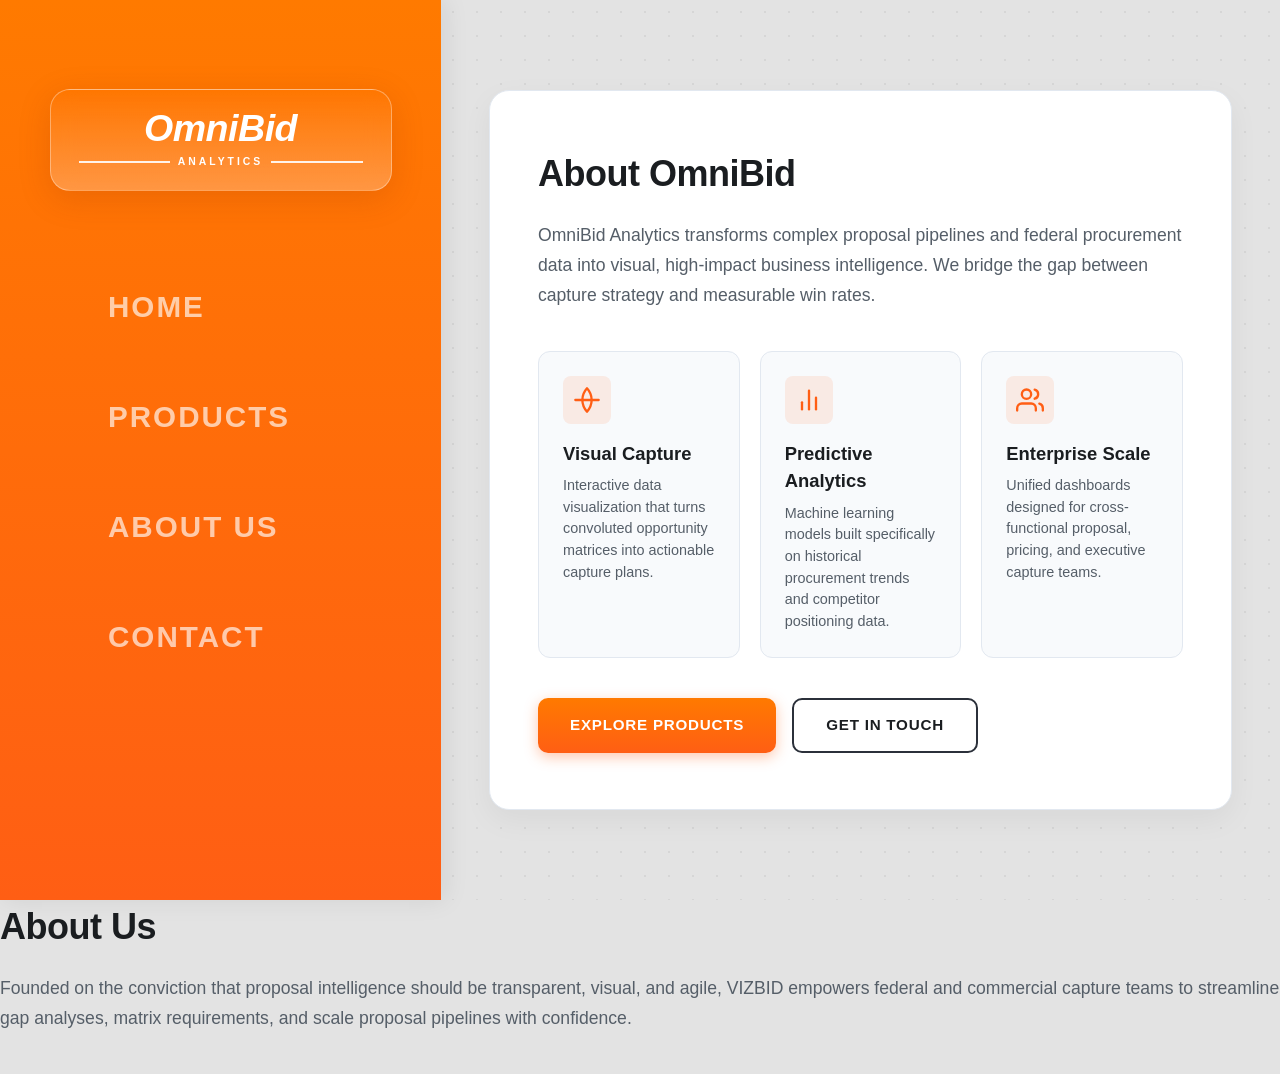
<file: about.html>
<!DOCTYPE html>
<html lang="en">
<head>
  <meta charset="UTF-8">
  <meta name="viewport" content="width=device-width, initial-scale=1.0">
  <title>About Us - OmniBid Analytics</title>
  <link rel="stylesheet" href="style.css">
</head>
<body>

  <header class="mobile-header">
    <div class="mobile-brand">
      <span class="brand-name">OmniBid</span>
      <span class="brand-sub">ANALYTICS</span>
    </div>
    <button class="mobile-menu-btn" onclick="toggleNav()" aria-label="Toggle Navigation">
      <span></span><span></span><span></span>
    </button>
  </header>

  <div class="app-layout">
    <aside class="sidebar" id="sidebar">
      
      <div class="brand-container">
        <a href="index.html" class="glass-logo-box">
          <div class="logo-inner">
            <span class="logo-title">OmniBid</span>
            <div class="logo-divider-row">
              <span class="logo-line"></span>
              <span class="logo-sub">ANALYTICS</span>
              <span class="logo-line"></span>
            </div>
          </div>
        </a>
      </div>

      <nav class="sidebar-nav">
        <a href="index.html" class="nav-item">
          <span class="nav-label">HOME</span>
        </a>
        <a href="products.html" class="nav-item">
          <span class="nav-label">PRODUCTS</span>
        </a>
        <a href="about.html" class="nav-item">
          <span class="nav-label">ABOUT US</span>
        </a>
        <a href="contact.html" class="nav-item">
          <span class="nav-label">CONTACT</span>
        </a>
      </nav>
    </aside>

    <main class="main-canvas">
      <section class="content-well">
        <h1 class="page-title">About OmniBid</h1>
        <p class="lead-text">
          OmniBid Analytics transforms complex proposal pipelines and federal procurement data into visual, high-impact business intelligence. We bridge the gap between capture strategy and measurable win rates.
        </p>

        <div class="about-grid">
          <div class="about-card">
            <div class="about-card-icon">
              <svg width="28" height="28" viewBox="0 0 24 24" fill="none" stroke="currentColor" stroke-width="2" stroke-linecap="round" stroke-linejoin="round">
                <path d="M2 12h20M12 2a15.3 15.3 0 0 1 4 10 15.3 15.3 0 0 1-4 10 15.3 15.3 0 0 1-4-10 15.3 15.3 0 0 1 4-10z"/>
              </svg>
            </div>
            <h3>Visual Capture</h3>
            <p>Interactive data visualization that turns convoluted opportunity matrices into actionable capture plans.</p>
          </div>

          <div class="about-card">
            <div class="about-card-icon">
              <svg width="28" height="28" viewBox="0 0 24 24" fill="none" stroke="currentColor" stroke-width="2" stroke-linecap="round" stroke-linejoin="round">
                <line x1="18" y1="20" x2="18" y2="10"/>
                <line x1="12" y1="20" x2="12" y2="4"/>
                <line x1="6" y1="20" x2="6" y2="14"/>
              </svg>
            </div>
            <h3>Predictive Analytics</h3>
            <p>Machine learning models built specifically on historical procurement trends and competitor positioning data.</p>
          </div>

          <div class="about-card">
            <div class="about-card-icon">
              <svg width="28" height="28" viewBox="0 0 24 24" fill="none" stroke="currentColor" stroke-width="2" stroke-linecap="round" stroke-linejoin="round">
                <path d="M17 21v-2a4 4 0 0 0-4-4H5a4 4 0 0 0-4 4v2"/>
                <circle cx="9" cy="7" r="4"/>
                <path d="M23 21v-2a4 4 0 0 0-3-3.87"/>
                <path d="M16 3.13a4 4 0 0 1 0 7.75"/>
              </svg>
            </div>
            <h3>Enterprise Scale</h3>
            <p>Unified dashboards designed for cross-functional proposal, pricing, and executive capture teams.</p>
          </div>
        </div>

        <div class="btn-group" style="margin-top: 2.5rem;">
          <a href="products.html" class="btn btn-primary">Explore Products</a>
          <a href="contact.html" class="btn btn-secondary">Get In Touch</a>
        </div>
      </section>
    </main>
  </div>

  <script>
    function toggleNav() {
      document.getElementById('sidebar').classList.toggle('mobile-open');
    }
  </script>
</body>
</html>        <h2 class="page-title">About Us</h2>
        <p class="lead-text">
          Founded on the conviction that proposal intelligence should be transparent, visual, and agile, VIZBID empowers federal and commercial capture teams to streamline gap analyses, matrix requirements, and scale proposal pipelines with confidence.
        </p>
      </section>
    </main>
  </div>

  <script>
    function toggleNav() {
      document.getElementById('sidebar').classList.toggle('mobile-open');
    }
  </script>
</body>
</html>
</file>
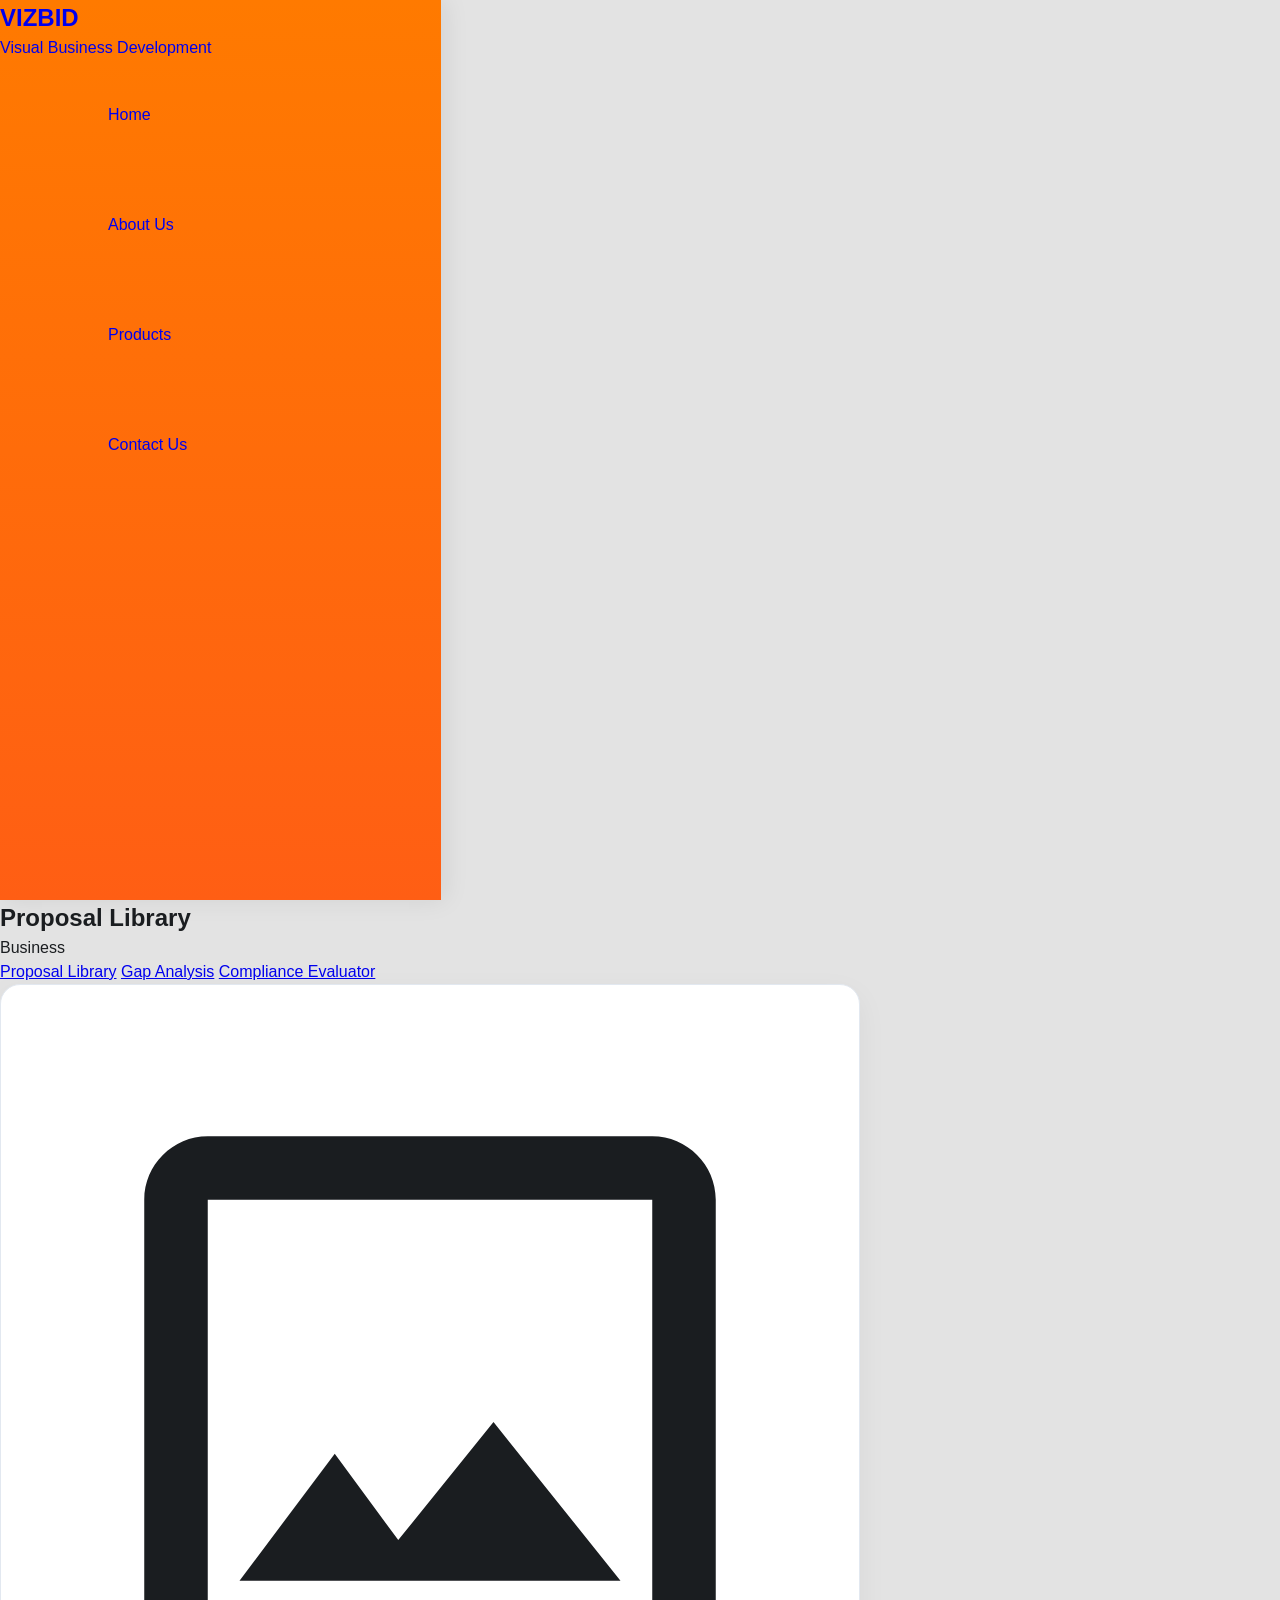
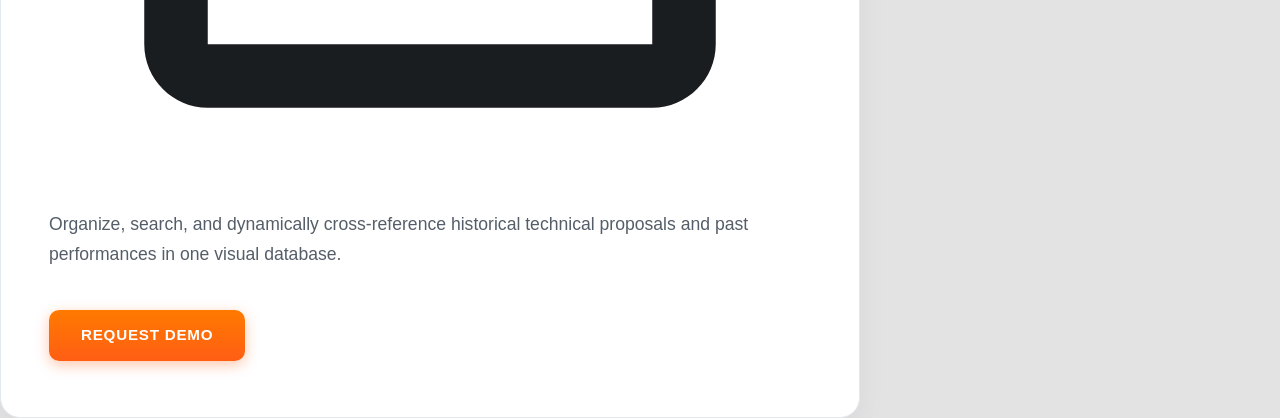
<file: business-proposal-library.html>
<!DOCTYPE html>
<html lang="en">
<head>
  <meta charset="UTF-8">
  <meta name="viewport" content="width=device-width, initial-scale=1.0">
  <title>Business - Proposal Library - VIZBID</title>
  <link rel="stylesheet" href="style.css">
</head>
<body>
  <div class="mobile-header">
    <div class="mobile-brand">VIZBID <span>// BD</span></div>
    <button class="mobile-menu-btn" onclick="toggleNav()" aria-label="Toggle Navigation">
      <span></span><span></span><span></span>
    </button>
  </div>

  <div class="app-container">
    <aside class="sidebar" id="sidebar">
      <div class="brand-wrapper">
        <a href="index.html" style="text-decoration:none;">
          <div class="brand-box">
            <h1>VIZBID</h1>
            <p>Visual Business Development</p>
          </div>
        </a>
      </div>
      <nav class="nav-links">
        <a href="index.html" class="nav-item">Home</a>
        <a href="about.html" class="nav-item">About Us</a>
        <a href="products.html" class="nav-item active">Products</a>
        <a href="contact.html" class="nav-item">Contact Us</a>
      </nav>
    </aside>

    <main class="content-wrapper">
      <header class="sub-nav-banner">
        <div class="sub-nav-header">
          <h2>Proposal Library</h2>
        </div>
        <div class="sub-nav-tabs-wrapper">
          <div class="category-label">Business</div>
          <nav class="sub-nav-tabs">
            <a href="business-proposal-library.html" class="sub-tab active">Proposal Library</a>
            <a href="business-gap-analysis.html" class="sub-tab">Gap Analysis</a>
            <a href="business-compliance-evaluator.html" class="sub-tab">Compliance Evaluator</a>
          </nav>
        </div>
      </header>

      <section class="content-well content-well-flush">
        <div class="detail-view">
          <div class="media-placeholder">
            <svg viewBox="0 0 24 24" fill="currentColor">
              <path d="M19 3H5c-1.1 0-2 .9-2 2v14c0 1.1.9 2 2 2h14c1.1 0 2-.9 2-2V5c0-1.1-.9-2-2-2zm0 16H5V5h14v14zm-5-7l-3 3.72L9 13l-3 4h12l-4-5z"/>
            </svg>
          </div>
          <p class="lead-text">
            Organize, search, and dynamically cross-reference historical technical proposals and past performances in one visual database.
          </p>
          <a href="request-demo.html" class="btn btn-primary">Request Demo</a>
        </div>
      </section>
    </main>
  </div>

  <script>
    function toggleNav() {
      document.getElementById('sidebar').classList.toggle('mobile-open');
    }
  </script>
</body>
</html>
</file>
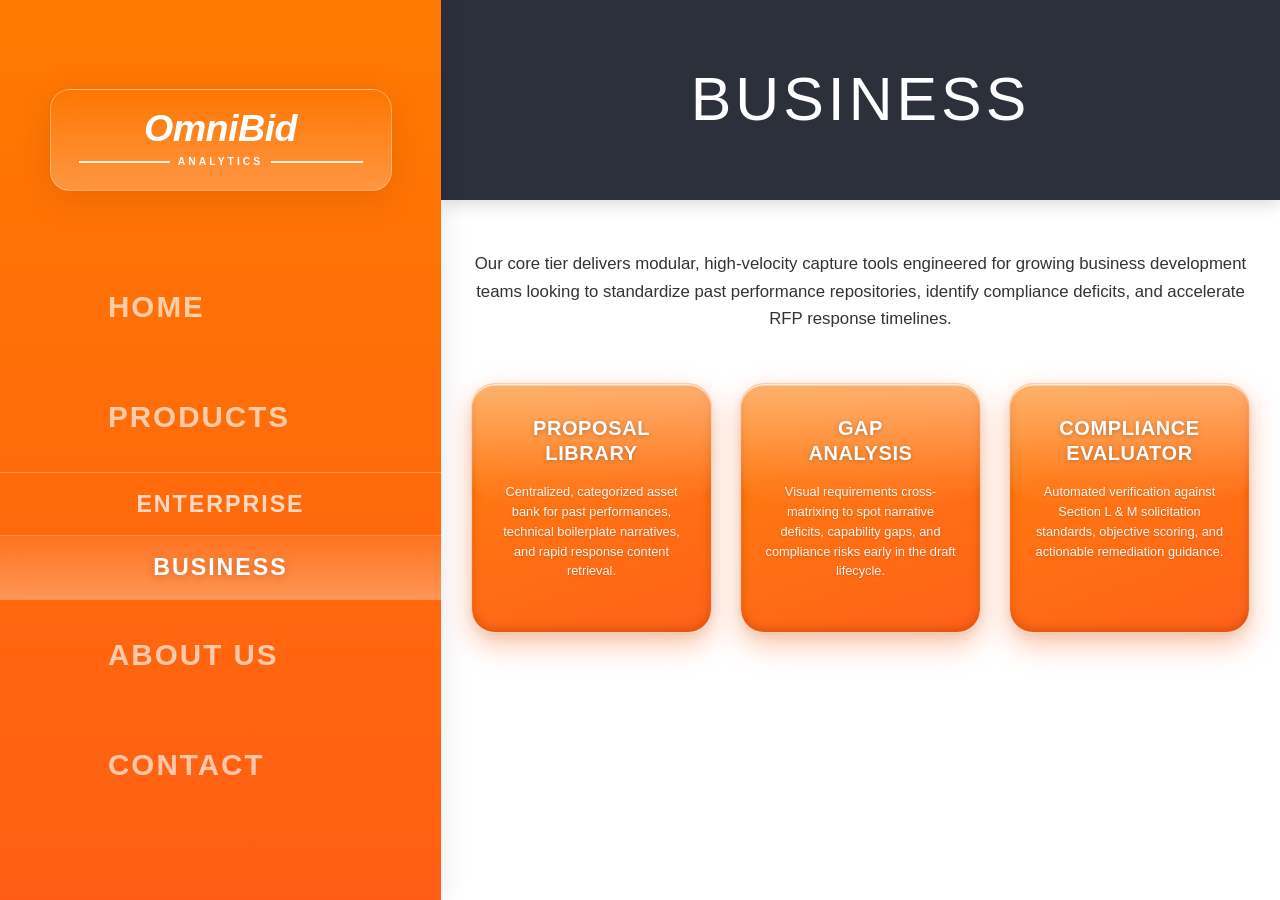
<file: business.html>
<!DOCTYPE html>
<html lang="en">
<head>
  <meta charset="UTF-8">
  <meta name="viewport" content="width=device-width, initial-scale=1.0">
  <title>Business Tier - OmniBid Analytics</title>
  <link rel="stylesheet" href="style.css">
</head>
<body>

  <!-- Mobile Header -->
  <header class="mobile-header">
    <div class="mobile-brand">
      <span class="brand-name">OmniBid</span>
      <span class="brand-sub">ANALYTICS</span>
    </div>
    <button class="mobile-menu-btn" onclick="toggleNav()" aria-label="Toggle Navigation">
      <span></span><span></span><span></span>
    </button>
  </header>

  <div class="app-layout">
    <!-- Split Sidebar with Sub-Navigation -->
    <aside class="sidebar" id="sidebar">
      
      <!-- Aero Glass Brand Container -->
      <div class="brand-container">
        <a href="index.html" class="glass-logo-box">
          <div class="logo-inner">
            <span class="logo-title">OmniBid</span>
            <div class="logo-divider-row">
              <span class="logo-line"></span>
              <span class="logo-sub">ANALYTICS</span>
              <span class="logo-line"></span>
            </div>
          </div>
        </a>
      </div>

      <!-- Sidebar Navigation with Product Sub-links -->
      <nav class="sidebar-nav">
        <a href="index.html" class="nav-item">
          <span class="nav-label">HOME</span>
        </a>
        
        <a href="products.html" class="nav-item">
          <span class="nav-label">PRODUCTS</span>
        </a>

        <!-- Sub-tier Navigation (Enterprise / Business) -->
        <div class="sub-nav-group">
          <a href="enterprise.html" class="sub-nav-item">
            <span class="sub-nav-label">ENTERPRISE</span>
          </a>
          <a href="business.html" class="sub-nav-item active">
            <span class="sub-nav-label">BUSINESS</span>
          </a>
        </div>

        <a href="about.html" class="nav-item">
          <span class="nav-label">ABOUT US</span>
        </a>
        
        <a href="contact.html" class="nav-item">
          <span class="nav-label">CONTACT</span>
        </a>
      </nav>
    </aside>

    <!-- Main Tier Presentation Area -->
    <main class="tier-canvas">
      
      <!-- Top Dark Header Banner -->
      <section class="tier-header-banner">
        <h1 class="tier-banner-title">BUSINESS</h1>
      </section>

      <!-- Tier Content Container -->
      <section class="tier-content-body">
        <p class="tier-lead-text">
          Our core tier delivers modular, high-velocity capture tools engineered for growing business development teams looking to standardize past performance repositories, identify compliance deficits, and accelerate RFP response timelines.
        </p>

        <!-- 3-Card Aero Glass Feature Grid -->
        <div class="aero-cards-container">
          <div class="aero-cards-row row-3">
            
            <!-- Proposal Library Card -->
            <a href="proposal-library.html" class="aero-glass-card">
              <div class="aero-glass-shine"></div>
              <h3 class="card-heading">PROPOSAL<br>LIBRARY</h3>
              <p class="card-desc">
                Centralized, categorized asset bank for past performances, technical boilerplate narratives, and rapid response content retrieval.
              </p>
            </a>

            <!-- Gap Analysis Card -->
            <a href="gap-analysis.html" class="aero-glass-card">
              <div class="aero-glass-shine"></div>
              <h3 class="card-heading">GAP<br>ANALYSIS</h3>
              <p class="card-desc">
                Visual requirements cross-matrixing to spot narrative deficits, capability gaps, and compliance risks early in the draft lifecycle.
              </p>
            </a>

            <!-- Compliance Evaluator Card -->
            <a href="compliance-evaluator.html" class="aero-glass-card">
              <div class="aero-glass-shine"></div>
              <h3 class="card-heading">Compliance<br>Evaluator</h3>
              <p class="card-desc">
                Automated verification against Section L & M solicitation standards, objective scoring, and actionable remediation guidance.
              </p>
            </a>

          </div>
        </div>
      </section>

    </main>
  </div>

  <script>
    function toggleNav() {
      document.getElementById('sidebar').classList.toggle('mobile-open');
    }
  </script>
</body>
</html>
</file>
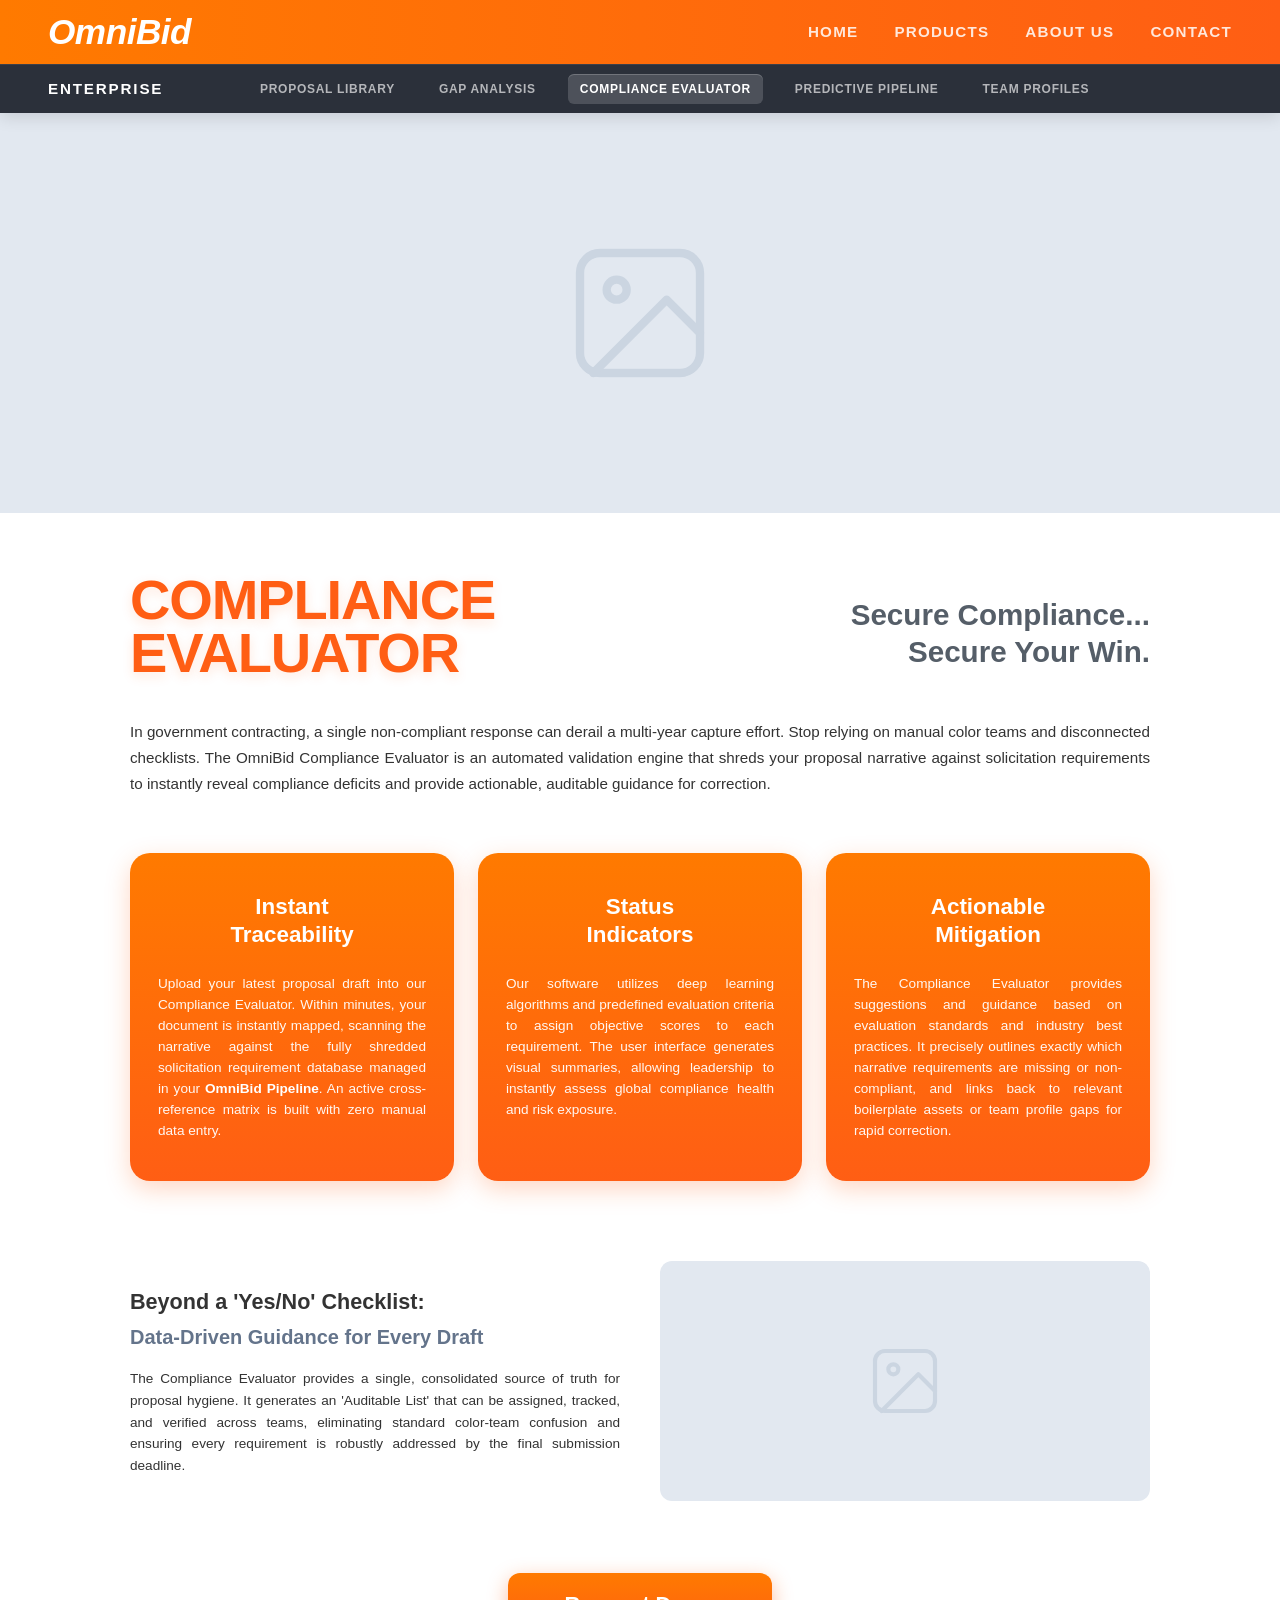
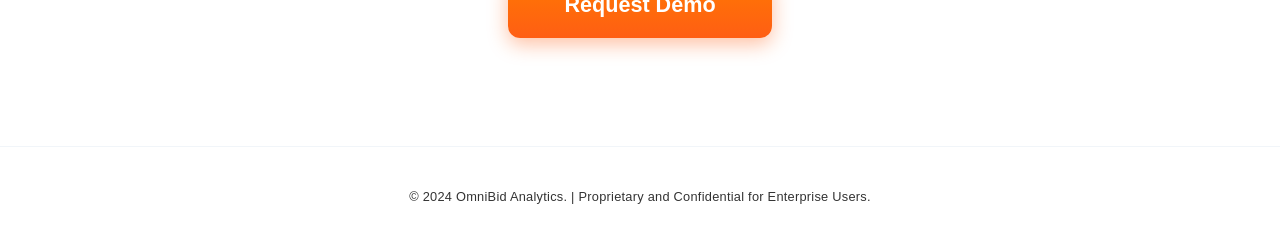
<file: compliance-evaluator.html>
<!DOCTYPE html>
<html lang="en">
<head>
  <meta charset="UTF-8">
  <meta name="viewport" content="width=device-width, initial-scale=1.0">
  <title>Compliance Evaluator - OmniBid Enterprise</title>
  <link rel="stylesheet" href="style.css">
</head>
<body class="feature-page-body">

  <!-- Dual-Tier Header -->
  <header class="feature-header">
    
    <!-- Top Bar: Logo Left, Primary Nav Right -->
    <div class="header-main-bar">
      <a href="index.html" class="brand-link">
        <span class="brand-logo-text">OmniBid</span>
      </a>

      <nav class="header-main-nav">
        <a href="index.html" class="top-nav-item">HOME</a>
        <a href="products.html" class="top-nav-item">PRODUCTS</a>
        <a href="about.html" class="top-nav-item">ABOUT US</a>
        <a href="contact.html" class="top-nav-item">CONTACT</a>
      </nav>

      <button class="feature-mobile-toggle" onclick="toggleFeatureNav()" aria-label="Toggle Navigation">
        <span></span><span></span><span></span>
      </button>
    </div>

    <!-- Secondary Sub-Nav Ribbon: Charcoal Background, Centered Links -->
    <div class="subnav-ribbon" id="subnavRibbon">
      <div class="subnav-grid">
        <div class="subnav-left">
          <a href="enterprise.html" class="subnav-tier-badge">ENTERPRISE</a>
        </div>

        <nav class="subnav-center-links">
          <a href="proposal-library.html" class="subnav-link">PROPOSAL LIBRARY</a>
          <a href="gap-analysis.html" class="subnav-link">GAP ANALYSIS</a>
          <a href="compliance-evaluator.html" class="subnav-link active">COMPLIANCE EVALUATOR</a>
          <a href="predictive-pipeline.html" class="subnav-link">PREDICTIVE PIPELINE</a>
          <a href="team-profiles.html" class="subnav-link">TEAM PROFILES</a>
        </nav>

        <div class="subnav-right-spacer"></div>
      </div>
    </div>
  </header>

  <!-- Main Content Container -->
  <main class="feature-container">

    <!-- Hero Screenshot/Graphic Placeholder -->
    <section class="feature-hero-media">
      <div class="hero-placeholder-card">
        <svg class="placeholder-icon" viewBox="0 0 24 24" fill="none" stroke="currentColor" stroke-width="1.25" stroke-linecap="round" stroke-linejoin="round">
          <rect x="3" y="3" width="18" height="18" rx="3" ry="3"/>
          <circle cx="8.5" cy="8.5" r="1.5"/>
          <polyline points="21 15 16 10 5 21"/>
        </svg>
      </div>
    </section>

    <!-- Main Content Section -->
    <section class="feature-content-wrap">
      
      <!-- Headline & Tagline -->
      <div class="feature-headline-row">
        <div class="title-stack">
          <h1 class="feature-title-orange">COMPLIANCE</h1>
          <h1 class="feature-title-orange">EVALUATOR</h1>
        </div>
        <div class="tagline-stack">
          <p class="tagline-text">Secure Compliance...</p>
          <p class="tagline-text">Secure Your Win.</p>
        </div>
      </div>

      <!-- Lead Summary Paragraph -->
      <p class="feature-intro-text">
        In government contracting, a single non-compliant response can derail a multi-year capture effort. Stop relying on manual color teams and disconnected checklists. The OmniBid Compliance Evaluator is an automated validation engine that shreds your proposal narrative against solicitation requirements to instantly reveal compliance deficits and provide actionable, auditable guidance for correction.
      </p>

      <!-- 3-Card Orange Grid -->
      <div class="feature-card-grid">
        <div class="feature-card-orange">
          <h3 class="card-title">Instant<br>Traceability</h3>
          <p class="card-text">
            Upload your latest proposal draft into our Compliance Evaluator. Within minutes, your document is instantly mapped, scanning the narrative against the fully shredded solicitation requirement database managed in your <strong>OmniBid Pipeline</strong>. An active cross-reference matrix is built with zero manual data entry.
          </p>
        </div>

        <div class="feature-card-orange">
          <h3 class="card-title">Status<br>Indicators</h3>
          <p class="card-text">
            Our software utilizes deep learning algorithms and predefined evaluation criteria to assign objective scores to each requirement. The user interface generates visual summaries, allowing leadership to instantly assess global compliance health and risk exposure.
          </p>
        </div>

        <div class="feature-card-orange">
          <h3 class="card-title">Actionable<br>Mitigation</h3>
          <p class="card-text">
            The Compliance Evaluator provides suggestions and guidance based on evaluation standards and industry best practices. It precisely outlines exactly which narrative requirements are missing or non-compliant, and links back to relevant boilerplate assets or team profile gaps for rapid correction.
          </p>
        </div>
      </div>

      <!-- Secondary Split Section (Text + Media) -->
      <div class="feature-split-section">
        <div class="split-text-col">
          <h2 class="split-sub-title">Beyond a 'Yes/No' Checklist:</h2>
          <h3 class="split-main-title">Data-Driven Guidance for Every Draft</h3>
          <p class="split-description">
            The Compliance Evaluator provides a single, consolidated source of truth for proposal hygiene. It generates an 'Auditable List' that can be assigned, tracked, and verified across teams, eliminating standard color-team confusion and ensuring every requirement is robustly addressed by the final submission deadline.
          </p>
        </div>
        <div class="split-media-col">
          <div class="secondary-media-placeholder">
            <svg class="placeholder-icon-small" viewBox="0 0 24 24" fill="none" stroke="currentColor" stroke-width="1.25" stroke-linecap="round" stroke-linejoin="round">
              <rect x="3" y="3" width="18" height="18" rx="3" ry="3"/>
              <circle cx="8.5" cy="8.5" r="1.5"/>
              <polyline points="21 15 16 10 5 21"/>
            </svg>
          </div>
        </div>
      </div>

      <!-- Call to Action Button -->
      <div class="cta-center-row">
        <a href="contact.html" class="btn-demo-cta">Request Demo</a>
      </div>

    </section>
  </main>

  <!-- Enterprise Confidential Footer -->
  <footer class="feature-footer">
    <p>© 2024 OmniBid Analytics. | Proprietary and Confidential for Enterprise Users.</p>
  </footer>

  <script>
    function toggleFeatureNav() {
      document.querySelector('.header-main-nav').classList.toggle('mobile-open');
      document.getElementById('subnavRibbon').classList.toggle('mobile-open');
    }
  </script>
</body>
</html>
</file>
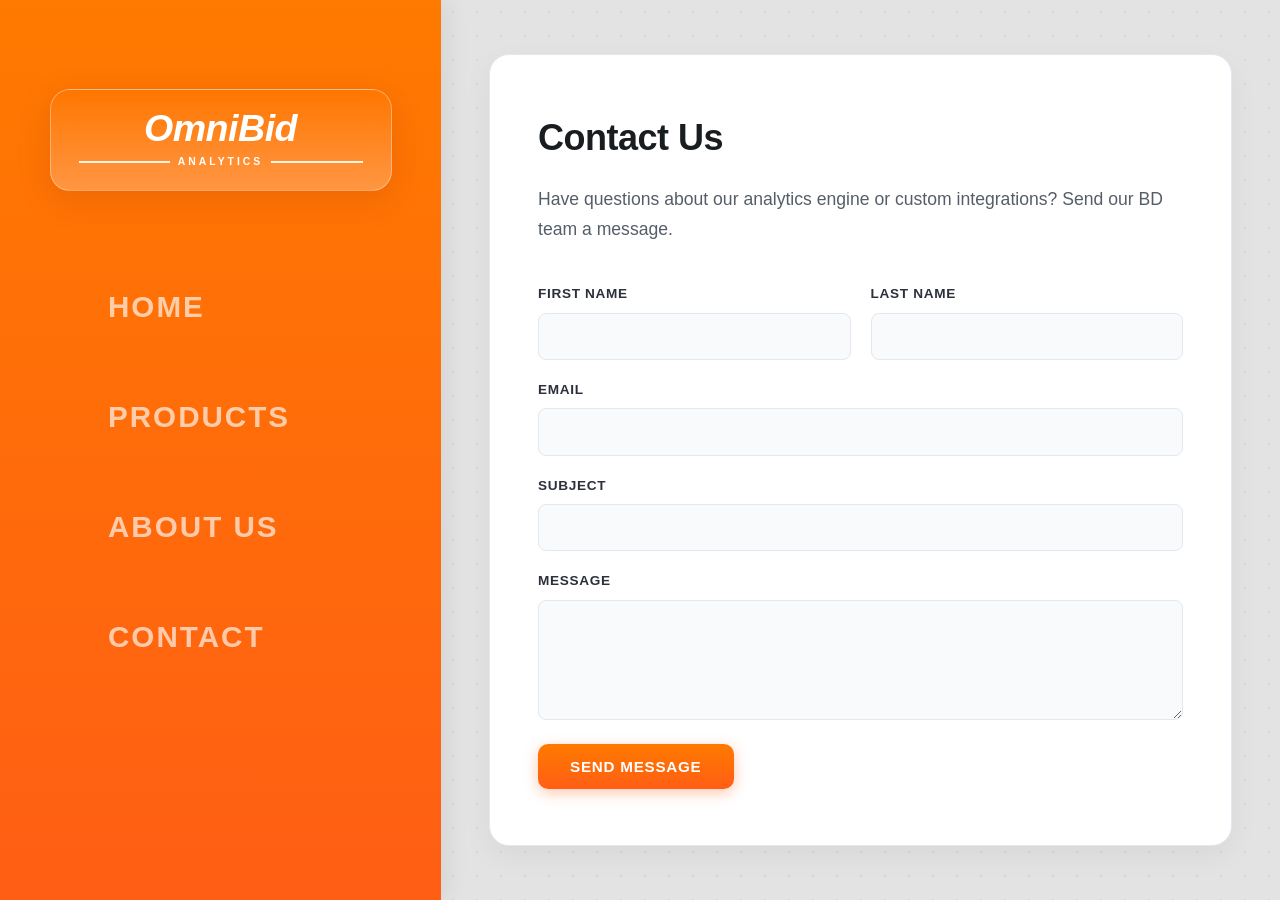
<file: contact.html>
<!DOCTYPE html>
<html lang="en">
<head>
  <meta charset="UTF-8">
  <meta name="viewport" content="width=device-width, initial-scale=1.0">
  <title>Contact Us - OmniBid Analytics</title>
  <link rel="stylesheet" href="style.css">
</head>
<body>

  <header class="mobile-header">
    <div class="mobile-brand">
      <span class="brand-name">OmniBid</span>
      <span class="brand-sub">ANALYTICS</span>
    </div>
    <button class="mobile-menu-btn" onclick="toggleNav()" aria-label="Toggle Navigation">
      <span></span><span></span><span></span>
    </button>
  </header>

  <div class="app-layout">
    <aside class="sidebar" id="sidebar">
      
      <div class="brand-container">
        <a href="index.html" class="glass-logo-box">
          <div class="logo-inner">
            <span class="logo-title">OmniBid</span>
            <div class="logo-divider-row">
              <span class="logo-line"></span>
              <span class="logo-sub">ANALYTICS</span>
              <span class="logo-line"></span>
            </div>
          </div>
        </a>
      </div>

      <nav class="sidebar-nav">
        <a href="index.html" class="nav-item">
          <span class="nav-label">HOME</span>
        </a>
        <a href="products.html" class="nav-item">
          <span class="nav-label">PRODUCTS</span>
        </a>
        <a href="about.html" class="nav-item">
          <span class="nav-label">ABOUT US</span>
        </a>
        <a href="contact.html" class="nav-item">
          <span class="nav-label">CONTACT</span>
        </a>
      </nav>
    </aside>

    <main class="main-canvas">
      <section class="content-well">
        
        <div id="contact-form-wrapper" class="form-card">
          <h1 class="page-title">Contact Us</h1>
          <p class="lead-text">Have questions about our analytics engine or custom integrations? Send our BD team a message.</p>

          <form id="contactForm" onsubmit="handleContactSubmit(event)">
            <div class="form-group-row">
              <div class="form-group">
                <label for="firstName" class="form-label">First Name</label>
                <input type="text" id="firstName" class="form-control" required>
              </div>
              <div class="form-group">
                <label for="lastName" class="form-label">Last Name</label>
                <input type="text" id="lastName" class="form-control" required>
              </div>
            </div>

            <div class="form-group">
              <label for="email" class="form-label">Email</label>
              <input type="email" id="email" class="form-control" required>
            </div>

            <div class="form-group">
              <label for="subject" class="form-label">Subject</label>
              <input type="text" id="subject" class="form-control" required>
            </div>

            <div class="form-group">
              <label for="message" class="form-label">Message</label>
              <textarea id="message" class="form-control" rows="5" required></textarea>
            </div>

            <div class="form-action-row">
              <button type="submit" class="btn btn-primary">Send Message</button>
            </div>
          </form>
        </div>

        <div id="contact-success" class="state-message-sent">
          <div class="success-icon-wrap">
            <svg width="48" height="48" viewBox="0 0 24 24" fill="none" stroke="currentColor" stroke-width="2.5" stroke-linecap="round" stroke-linejoin="round">
              <path d="M20 6L9 17l-5-5"/>
            </svg>
          </div>
          <h2 class="page-title">Message Sent!</h2>
          <p class="lead-text">Thank you for reaching out. An OmniBid specialist will review your inquiry and follow up shortly.</p>
        </div>

      </section>
    </main>
  </div>

  <script>
    function toggleNav() {
      document.getElementById('sidebar').classList.toggle('mobile-open');
    }

    function handleContactSubmit(e) {
      e.preventDefault();
      document.getElementById('contact-form-wrapper').style.display = 'none';
      document.getElementById('contact-success').classList.add('active');
    }
  </script>
</body>
</html>
</file>
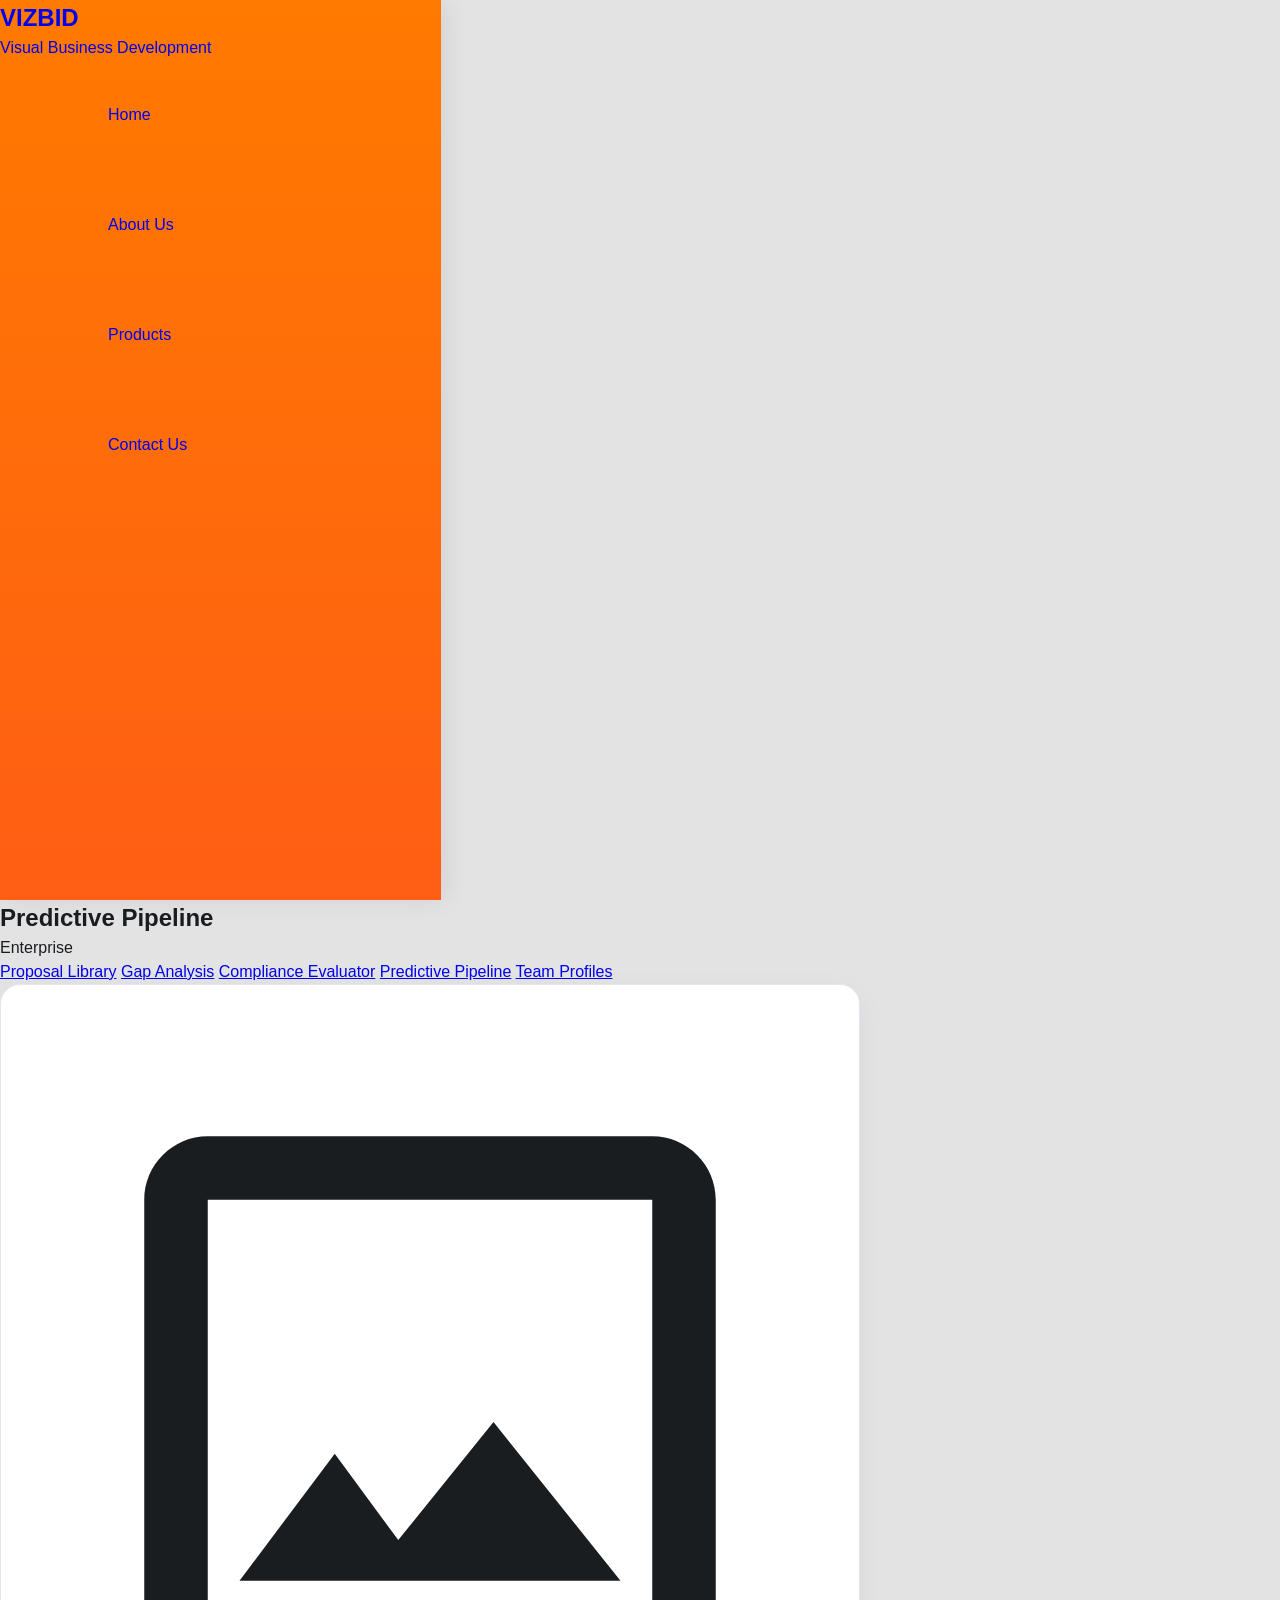
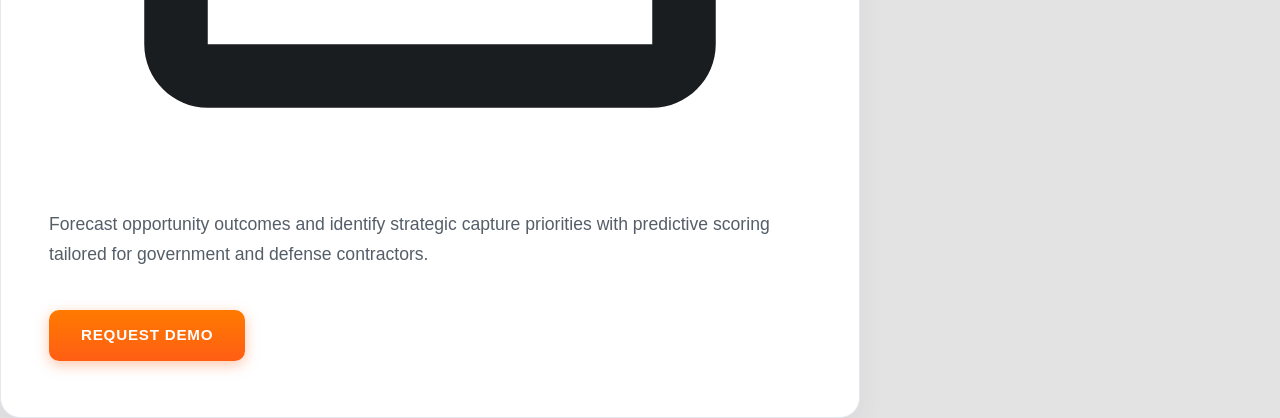
<file: enterprise-predictive-pipeline.html>
<!DOCTYPE html>
<html lang="en">
<head>
  <meta charset="UTF-8">
  <meta name="viewport" content="width=device-width, initial-scale=1.0">
  <title>Enterprise - Predictive Pipeline - VIZBID</title>
  <link rel="stylesheet" href="style.css">
</head>
<body>
  <div class="mobile-header">
    <div class="mobile-brand">VIZBID <span>// BD</span></div>
    <button class="mobile-menu-btn" onclick="toggleNav()" aria-label="Toggle Navigation">
      <span></span><span></span><span></span>
    </button>
  </div>

  <div class="app-container">
    <aside class="sidebar" id="sidebar">
      <div class="brand-wrapper">
        <a href="index.html" style="text-decoration:none;">
          <div class="brand-box">
            <h1>VIZBID</h1>
            <p>Visual Business Development</p>
          </div>
        </a>
      </div>
      <nav class="nav-links">
        <a href="index.html" class="nav-item">Home</a>
        <a href="about.html" class="nav-item">About Us</a>
        <a href="products.html" class="nav-item active">Products</a>
        <a href="contact.html" class="nav-item">Contact Us</a>
      </nav>
    </aside>

    <main class="content-wrapper">
      <header class="sub-nav-banner">
        <div class="sub-nav-header">
          <h2>Predictive Pipeline</h2>
        </div>
        <div class="sub-nav-tabs-wrapper">
          <div class="category-label">Enterprise</div>
          <nav class="sub-nav-tabs">
            <a href="enterprise-proposal-library.html" class="sub-tab">Proposal Library</a>
            <a href="enterprise-gap-analysis.html" class="sub-tab">Gap Analysis</a>
            <a href="enterprise-compliance-evaluator.html" class="sub-tab">Compliance Evaluator</a>
            <a href="enterprise-predictive-pipeline.html" class="sub-tab active">Predictive Pipeline</a>
            <a href="enterprise-team-profiles.html" class="sub-tab">Team Profiles</a>
          </nav>
        </div>
      </header>

      <section class="content-well content-well-flush">
        <div class="detail-view">
          <div class="media-placeholder">
            <svg viewBox="0 0 24 24" fill="currentColor">
              <path d="M19 3H5c-1.1 0-2 .9-2 2v14c0 1.1.9 2 2 2h14c1.1 0 2-.9 2-2V5c0-1.1-.9-2-2-2zm0 16H5V5h14v14zm-5-7l-3 3.72L9 13l-3 4h12l-4-5z"/>
            </svg>
          </div>
          <p class="lead-text">
            Forecast opportunity outcomes and identify strategic capture priorities with predictive scoring tailored for government and defense contractors.
          </p>
          <a href="request-demo.html" class="btn btn-primary">Request Demo</a>
        </div>
      </section>
    </main>
  </div>

  <script>
    function toggleNav() {
      document.getElementById('sidebar').classList.toggle('mobile-open');
    }
  </script>
</body>
</html>
</file>
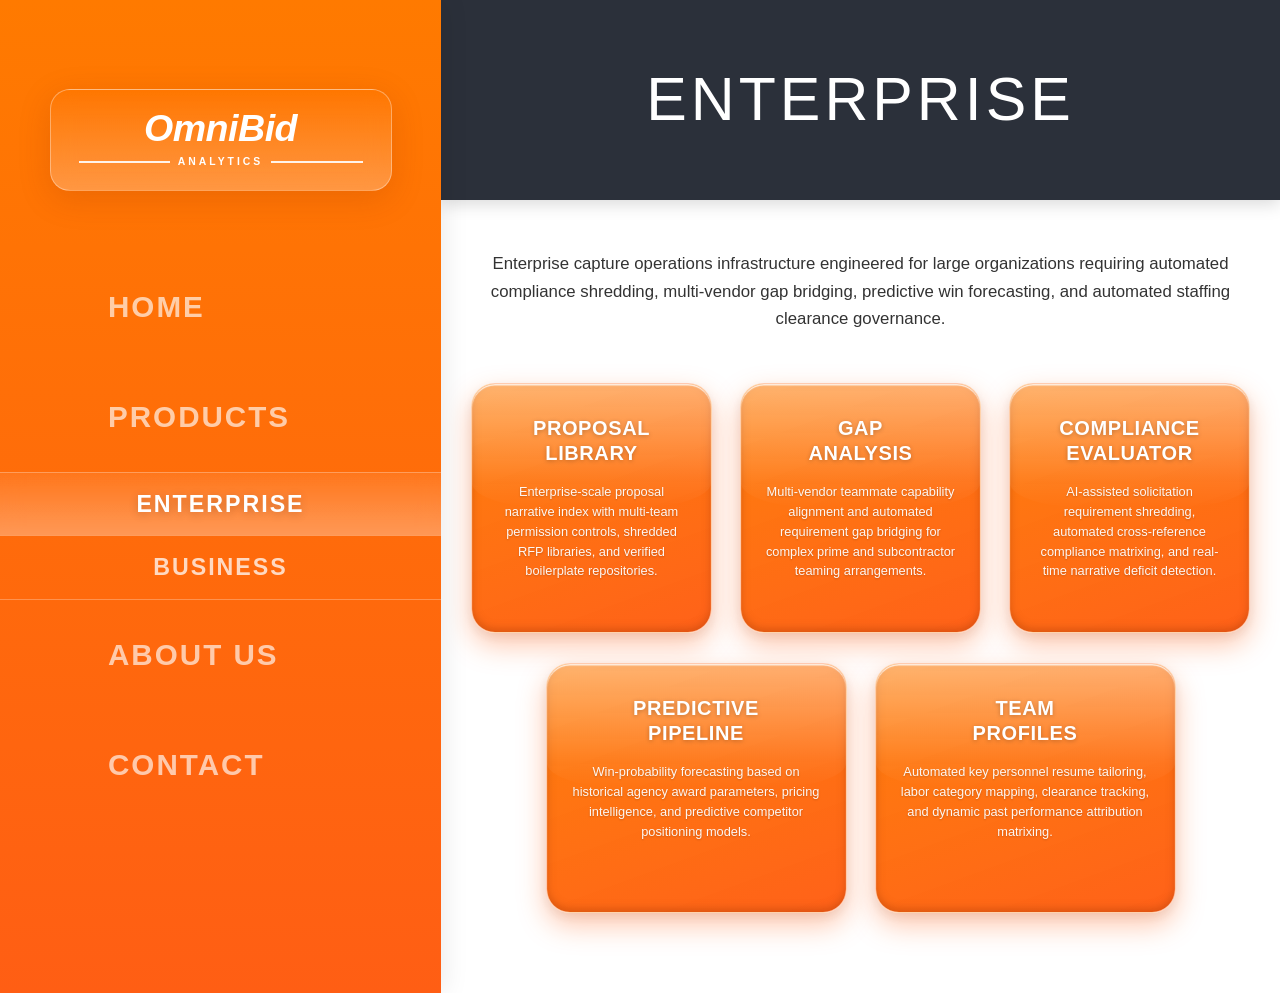
<file: enterprise.html>
<!DOCTYPE html>
<html lang="en">
<head>
  <meta charset="UTF-8">
  <meta name="viewport" content="width=device-width, initial-scale=1.0">
  <title>Enterprise Tier - OmniBid Analytics</title>
  <link rel="stylesheet" href="style.css">
</head>
<body>

  <!-- Mobile Header -->
  <header class="mobile-header">
    <div class="mobile-brand">
      <span class="brand-name">OmniBid</span>
      <span class="brand-sub">ANALYTICS</span>
    </div>
    <button class="mobile-menu-btn" onclick="toggleNav()" aria-label="Toggle Navigation">
      <span></span><span></span><span></span>
    </button>
  </header>

  <div class="app-layout">
    <!-- Split Sidebar with Sub-Navigation -->
    <aside class="sidebar" id="sidebar">
      
      <!-- Aero Glass Brand Container -->
      <div class="brand-container">
        <a href="index.html" class="glass-logo-box">
          <div class="logo-inner">
            <span class="logo-title">OmniBid</span>
            <div class="logo-divider-row">
              <span class="logo-line"></span>
              <span class="logo-sub">ANALYTICS</span>
              <span class="logo-line"></span>
            </div>
          </div>
        </a>
      </div>

      <!-- Sidebar Navigation with Product Sub-links -->
      <nav class="sidebar-nav">
        <a href="index.html" class="nav-item">
          <span class="nav-label">HOME</span>
        </a>
        
        <a href="products.html" class="nav-item">
          <span class="nav-label">PRODUCTS</span>
        </a>

        <!-- Sub-tier Navigation (Enterprise / Business) -->
        <div class="sub-nav-group">
          <a href="enterprise.html" class="sub-nav-item active">
            <span class="sub-nav-label">ENTERPRISE</span>
          </a>
          <a href="business.html" class="sub-nav-item">
            <span class="sub-nav-label">BUSINESS</span>
          </a>
        </div>

        <a href="about.html" class="nav-item">
          <span class="nav-label">ABOUT US</span>
        </a>
        
        <a href="contact.html" class="nav-item">
          <span class="nav-label">CONTACT</span>
        </a>
      </nav>
    </aside>

    <!-- Main Tier Presentation Area -->
    <main class="tier-canvas">
      
      <!-- Top Dark Header Banner -->
      <section class="tier-header-banner">
        <h1 class="tier-banner-title">ENTERPRISE</h1>
      </section>

      <!-- Tier Content Container -->
      <section class="tier-content-body">
        <p class="tier-lead-text">
          Enterprise capture operations infrastructure engineered for large organizations requiring automated compliance shredding, multi-vendor gap bridging, predictive win forecasting, and automated staffing clearance governance.
        </p>

        <!-- 5-Card Aero Glass Feature Grid -->
        <div class="aero-cards-container">
          
          <!-- Top Row: 3 Cards -->
          <div class="aero-cards-row row-3">
            
            <a href="proposal-library.html" class="aero-glass-card">
              <div class="aero-glass-shine"></div>
              <h3 class="card-heading">PROPOSAL<br>LIBRARY</h3>
              <p class="card-desc">
                Enterprise-scale proposal narrative index with multi-team permission controls, shredded RFP libraries, and verified boilerplate repositories.
              </p>
            </a>

            <a href="gap-analysis.html" class="aero-glass-card">
              <div class="aero-glass-shine"></div>
              <h3 class="card-heading">GAP<br>ANALYSIS</h3>
              <p class="card-desc">
                Multi-vendor teammate capability alignment and automated requirement gap bridging for complex prime and subcontractor teaming arrangements.
              </p>
            </a>

            <a href="compliance-evaluator.html" class="aero-glass-card">
              <div class="aero-glass-shine"></div>
              <h3 class="card-heading">Compliance<br>Evaluator</h3>
              <p class="card-desc">
                AI-assisted solicitation requirement shredding, automated cross-reference compliance matrixing, and real-time narrative deficit detection.
              </p>
            </a>

          </div>

          <!-- Bottom Row: 2 Cards Centered -->
          <div class="aero-cards-row row-2">
            
            <a href="predictive-pipeline.html" class="aero-glass-card">
              <div class="aero-glass-shine"></div>
              <h3 class="card-heading">PREDICTIVE<br>PIPELINE</h3>
              <p class="card-desc">
                Win-probability forecasting based on historical agency award parameters, pricing intelligence, and predictive competitor positioning models.
              </p>
            </a>

            <a href="team-profiles.html" class="aero-glass-card">
              <div class="aero-glass-shine"></div>
              <h3 class="card-heading">TEAM<br>PROFILES</h3>
              <p class="card-desc">
                Automated key personnel resume tailoring, labor category mapping, clearance tracking, and dynamic past performance attribution matrixing.
              </p>
            </a>

          </div>

        </div>
      </section>

    </main>
  </div>

  <script>
    function toggleNav() {
      document.getElementById('sidebar').classList.toggle('mobile-open');
    }
  </script>
</body>
</html>
</file>
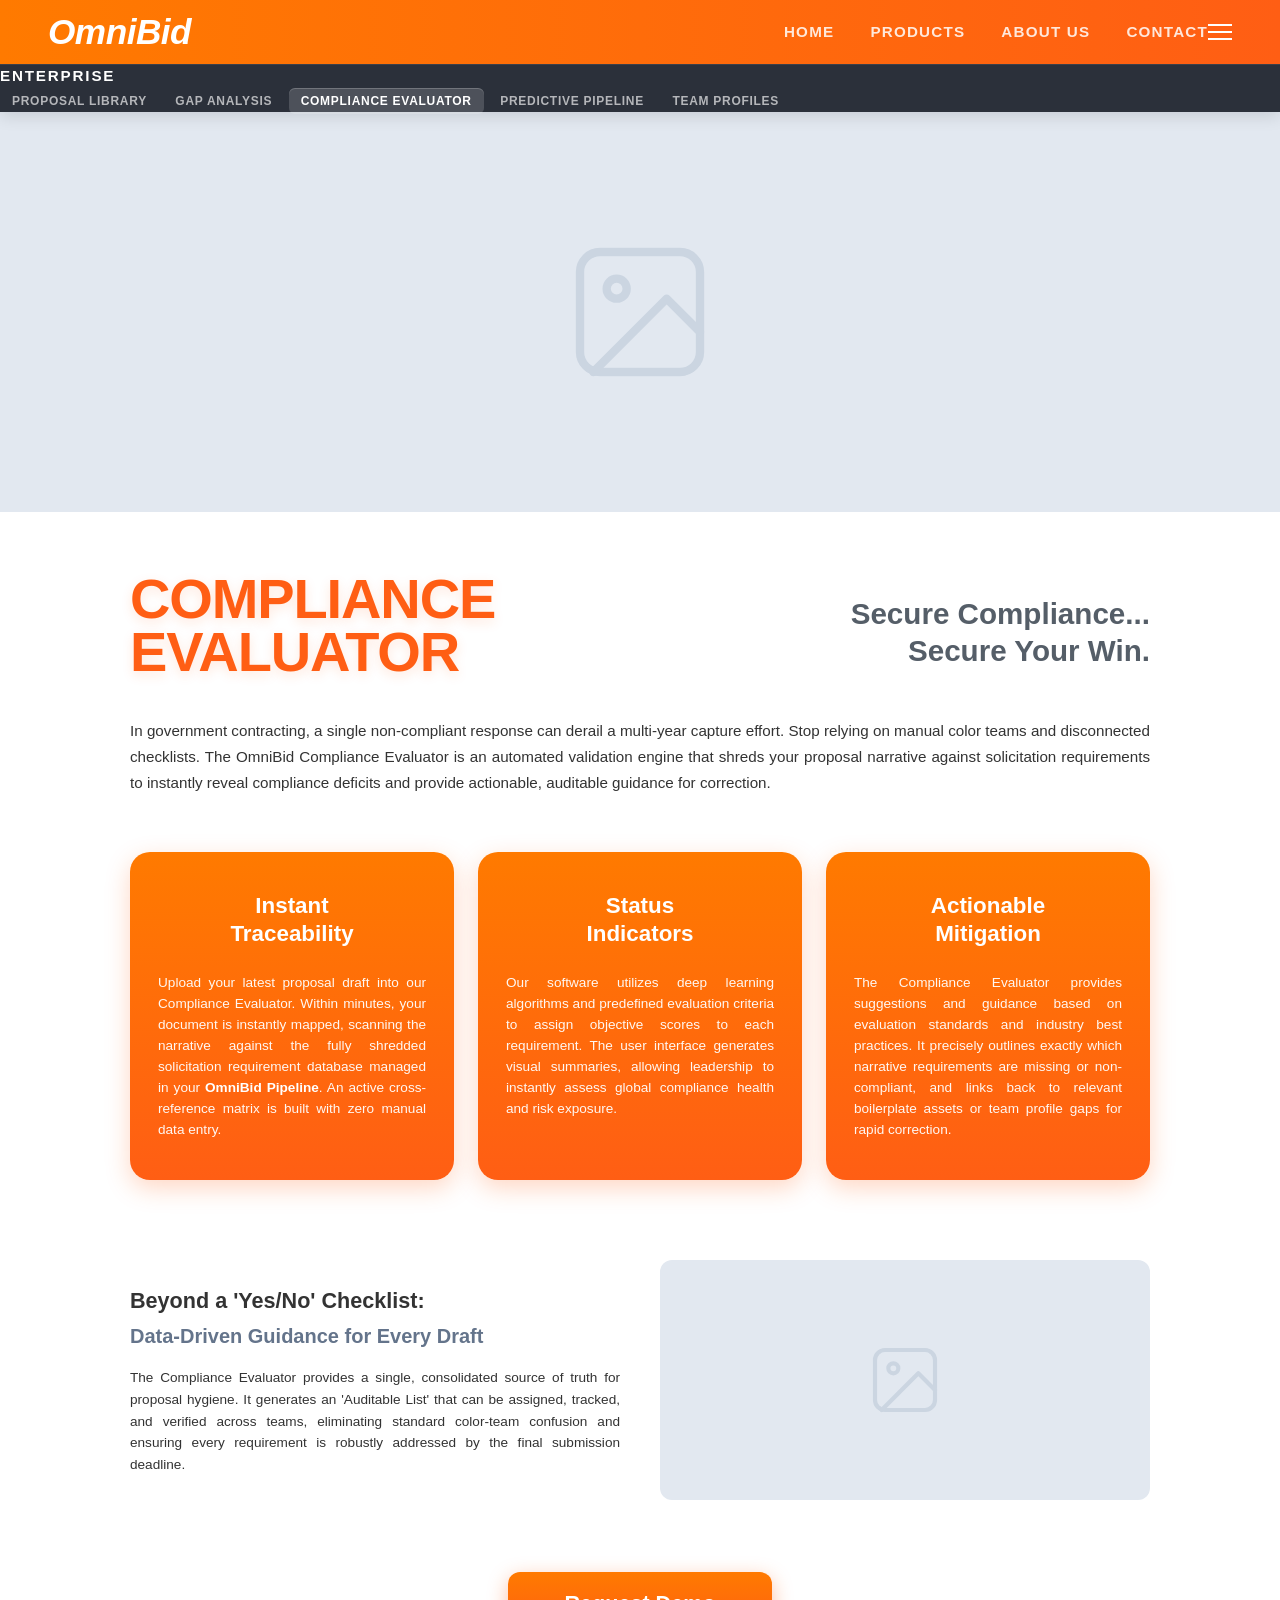
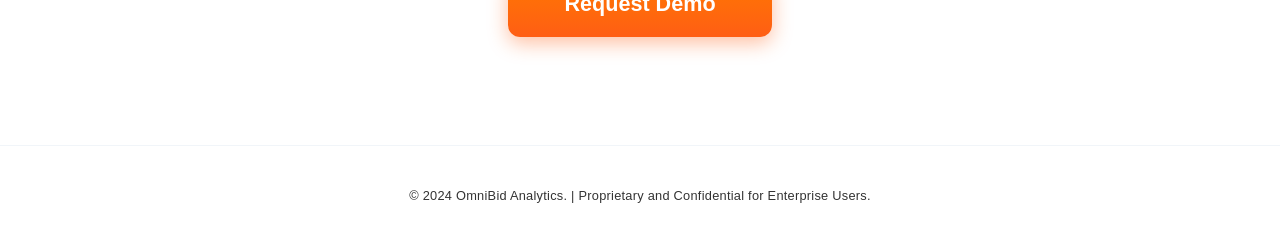
<file: enterprise_compliance-evaluator.html>
<!DOCTYPE html>
<html lang="en">
<head>
  <meta charset="UTF-8">
  <meta name="viewport" content="width=device-width, initial-scale=1.0">
  <title>Compliance Evaluator - OmniBid Enterprise</title>
  <link rel="stylesheet" href="style.css">
</head>
<body class="feature-page-body">

  <!-- Main Top Header -->
  <header class="feature-header">
    <div class="header-main-bar">
      <a href="index.html" class="brand-link">
        <span class="brand-logo-text">OmniBid</span>
      </a>

      <nav class="header-main-nav">
        <a href="index.html" class="top-nav-item">HOME</a>
        <a href="products.html" class="top-nav-item">PRODUCTS</a>
        <a href="about.html" class="top-nav-item">ABOUT US</a>
        <a href="contact.html" class="top-nav-item">CONTACT</a>
      </nav>

      <button class="mobile-menu-btn" onclick="toggleFeatureNav()" aria-label="Toggle Navigation">
        <span></span><span></span><span></span>
      </button>
    </div>

    <!-- Secondary Product Sub-Nav Ribbon -->
    <div class="subnav-ribbon" id="subnavRibbon">
      <div class="subnav-content">
        <div class="subnav-tier-badge">
          <span>ENTERPRISE</span>
        </div>
        <div class="subnav-divider"></div>
        <div class="subnav-links">
          <a href="proposal-library.html" class="subnav-link">PROPOSAL LIBRARY</a>
          <a href="gap-analysis.html" class="subnav-link">GAP ANALYSIS</a>
          <a href="compliance-evaluator.html" class="subnav-link active">COMPLIANCE EVALUATOR</a>
          <a href="predictive-pipeline.html" class="subnav-link">PREDICTIVE PIPELINE</a>
          <a href="team-profiles.html" class="subnav-link">TEAM PROFILES</a>
        </div>
      </div>
    </div>
  </header>

  <!-- Main Page Container -->
  <main class="feature-container">

    <!-- Top Hero Screenshot/Graphic Placeholder -->
    <section class="feature-hero-media">
      <div class="hero-placeholder-card">
        <svg class="placeholder-icon" viewBox="0 0 24 24" fill="none" stroke="currentColor" stroke-width="1.25" stroke-linecap="round" stroke-linejoin="round">
          <rect x="3" y="3" width="18" height="18" rx="3" ry="3"/>
          <circle cx="8.5" cy="8.5" r="1.5"/>
          <polyline points="21 15 16 10 5 21"/>
        </svg>
      </div>
    </section>

    <!-- Main Content Section -->
    <section class="feature-content-wrap">
      
      <!-- Headline & Tagline -->
      <div class="feature-headline-row">
        <div class="title-stack">
          <h1 class="feature-title-orange">COMPLIANCE</h1>
          <h1 class="feature-title-orange">EVALUATOR</h1>
        </div>
        <div class="tagline-stack">
          <p class="tagline-text">Secure Compliance...</p>
          <p class="tagline-text">Secure Your Win.</p>
        </div>
      </div>

      <!-- Lead Summary Paragraph -->
      <p class="feature-intro-text">
        In government contracting, a single non-compliant response can derail a multi-year capture effort. Stop relying on manual color teams and disconnected checklists. The OmniBid Compliance Evaluator is an automated validation engine that shreds your proposal narrative against solicitation requirements to instantly reveal compliance deficits and provide actionable, auditable guidance for correction.
      </p>

      <!-- 3-Card Feature Grid -->
      <div class="feature-card-grid">
        <div class="feature-card-orange">
          <h3 class="card-title">Instant<br>Traceability</h3>
          <p class="card-text">
            Upload your latest proposal draft into our Compliance Evaluator. Within minutes, your document is instantly mapped, scanning the narrative against the fully shredded solicitation requirement database managed in your <strong>OmniBid Pipeline</strong>. An active cross-reference matrix is built with zero manual data entry.
          </p>
        </div>

        <div class="feature-card-orange">
          <h3 class="card-title">Status<br>Indicators</h3>
          <p class="card-text">
            Our software utilizes deep learning algorithms and predefined evaluation criteria to assign objective scores to each requirement. The user interface generates visual summaries, allowing leadership to instantly assess global compliance health and risk exposure.
          </p>
        </div>

        <div class="feature-card-orange">
          <h3 class="card-title">Actionable<br>Mitigation</h3>
          <p class="card-text">
            The Compliance Evaluator provides suggestions and guidance based on evaluation standards and industry best practices. It precisely outlines exactly which narrative requirements are missing or non-compliant, and links back to relevant boilerplate assets or team profile gaps for rapid correction.
          </p>
        </div>
      </div>

      <!-- Secondary Split Section (Text + Media) -->
      <div class="feature-split-section">
        <div class="split-text-col">
          <h2 class="split-sub-title">Beyond a 'Yes/No' Checklist:</h2>
          <h3 class="split-main-title">Data-Driven Guidance for Every Draft</h3>
          <p class="split-description">
            The Compliance Evaluator provides a single, consolidated source of truth for proposal hygiene. It generates an 'Auditable List' that can be assigned, tracked, and verified across teams, eliminating standard color-team confusion and ensuring every requirement is robustly addressed by the final submission deadline.
          </p>
        </div>
        <div class="split-media-col">
          <div class="secondary-media-placeholder">
            <svg class="placeholder-icon-small" viewBox="0 0 24 24" fill="none" stroke="currentColor" stroke-width="1.25" stroke-linecap="round" stroke-linejoin="round">
              <rect x="3" y="3" width="18" height="18" rx="3" ry="3"/>
              <circle cx="8.5" cy="8.5" r="1.5"/>
              <polyline points="21 15 16 10 5 21"/>
            </svg>
          </div>
        </div>
      </div>

      <!-- Call to Action Button -->
      <div class="cta-center-row">
        <a href="contact.html" class="btn-demo-cta">Request Demo</a>
      </div>

    </section>
  </main>

  <!-- Enterprise Confidential Footer -->
  <footer class="feature-footer">
    <p>© 2024 OmniBid Analytics. | Proprietary and Confidential for Enterprise Users.</p>
  </footer>

  <script>
    function toggleFeatureNav() {
      document.querySelector('.header-main-nav').classList.toggle('mobile-open');
      document.getElementById('subnavRibbon').classList.toggle('mobile-open');
    }
  </script>
</body>
</html>
</file>
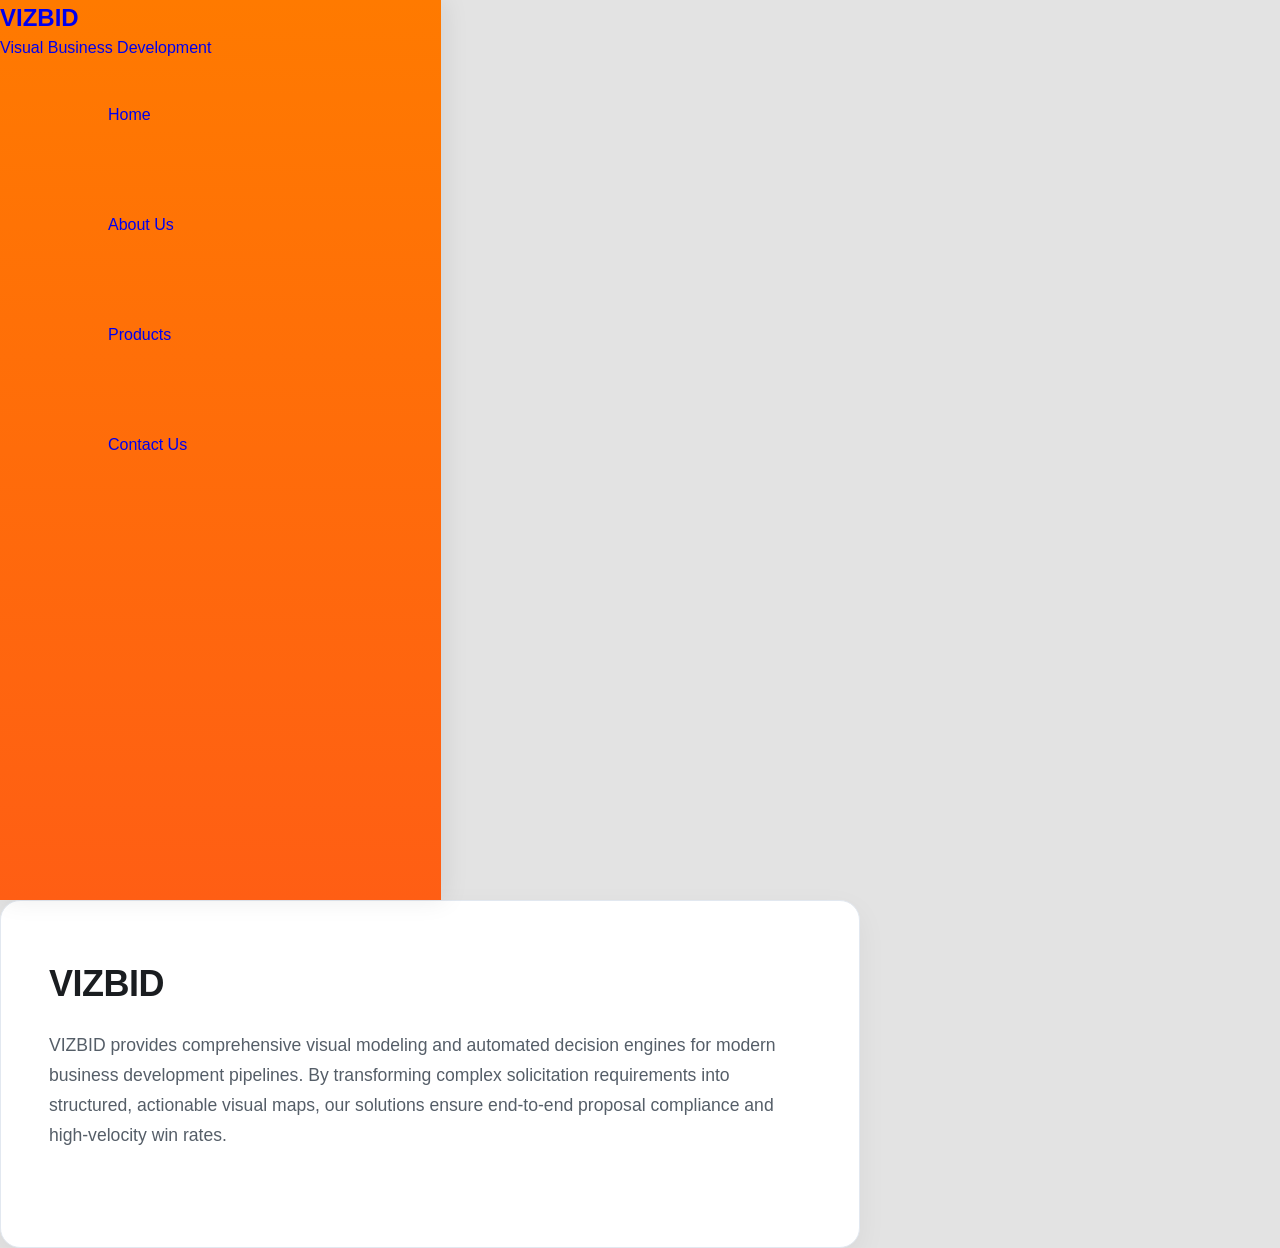
<file: OLD-index.html>
<!DOCTYPE html>
<html lang="en">
<head>
  <meta charset="UTF-8">
  <meta name="viewport" content="width=device-width, initial-scale=1.0">
  <title>VIZBID - Visual Business Development</title>
  <link rel="stylesheet" href="style.css">
</head>
<body>
  <div class="mobile-header">
    <div class="mobile-brand">VIZBID <span>// BD</span></div>
    <button class="mobile-menu-btn" onclick="toggleNav()" aria-label="Toggle Navigation">
      <span></span><span></span><span></span>
    </button>
  </div>

  <div class="app-container">
    <aside class="sidebar" id="sidebar">
      <div class="brand-wrapper">
        <a href="index.html" style="text-decoration:none;">
          <div class="brand-box">
            <h1>VIZBID</h1>
            <p>Visual Business Development</p>
          </div>
        </a>
      </div>
      <nav class="nav-links">
        <a href="index.html" class="nav-item active">Home</a>
        <a href="about.html" class="nav-item">About Us</a>
        <a href="products.html" class="nav-item">Products</a>
        <a href="contact.html" class="nav-item">Contact Us</a>
      </nav>
    </aside>

    <main class="content-wrapper">
      <section class="content-well">
        <h2 class="page-title">VIZBID</h2>
        <p class="lead-text">
          VIZBID provides comprehensive visual modeling and automated decision engines for modern business development pipelines. By transforming complex solicitation requirements into structured, actionable visual maps, our solutions ensure end-to-end proposal compliance and high-velocity win rates.
        </p>
      </section>
    </main>
  </div>

  <script>
    function toggleNav() {
      document.getElementById('sidebar').classList.toggle('mobile-open');
    }
  </script>
</body>
</html>
</file>
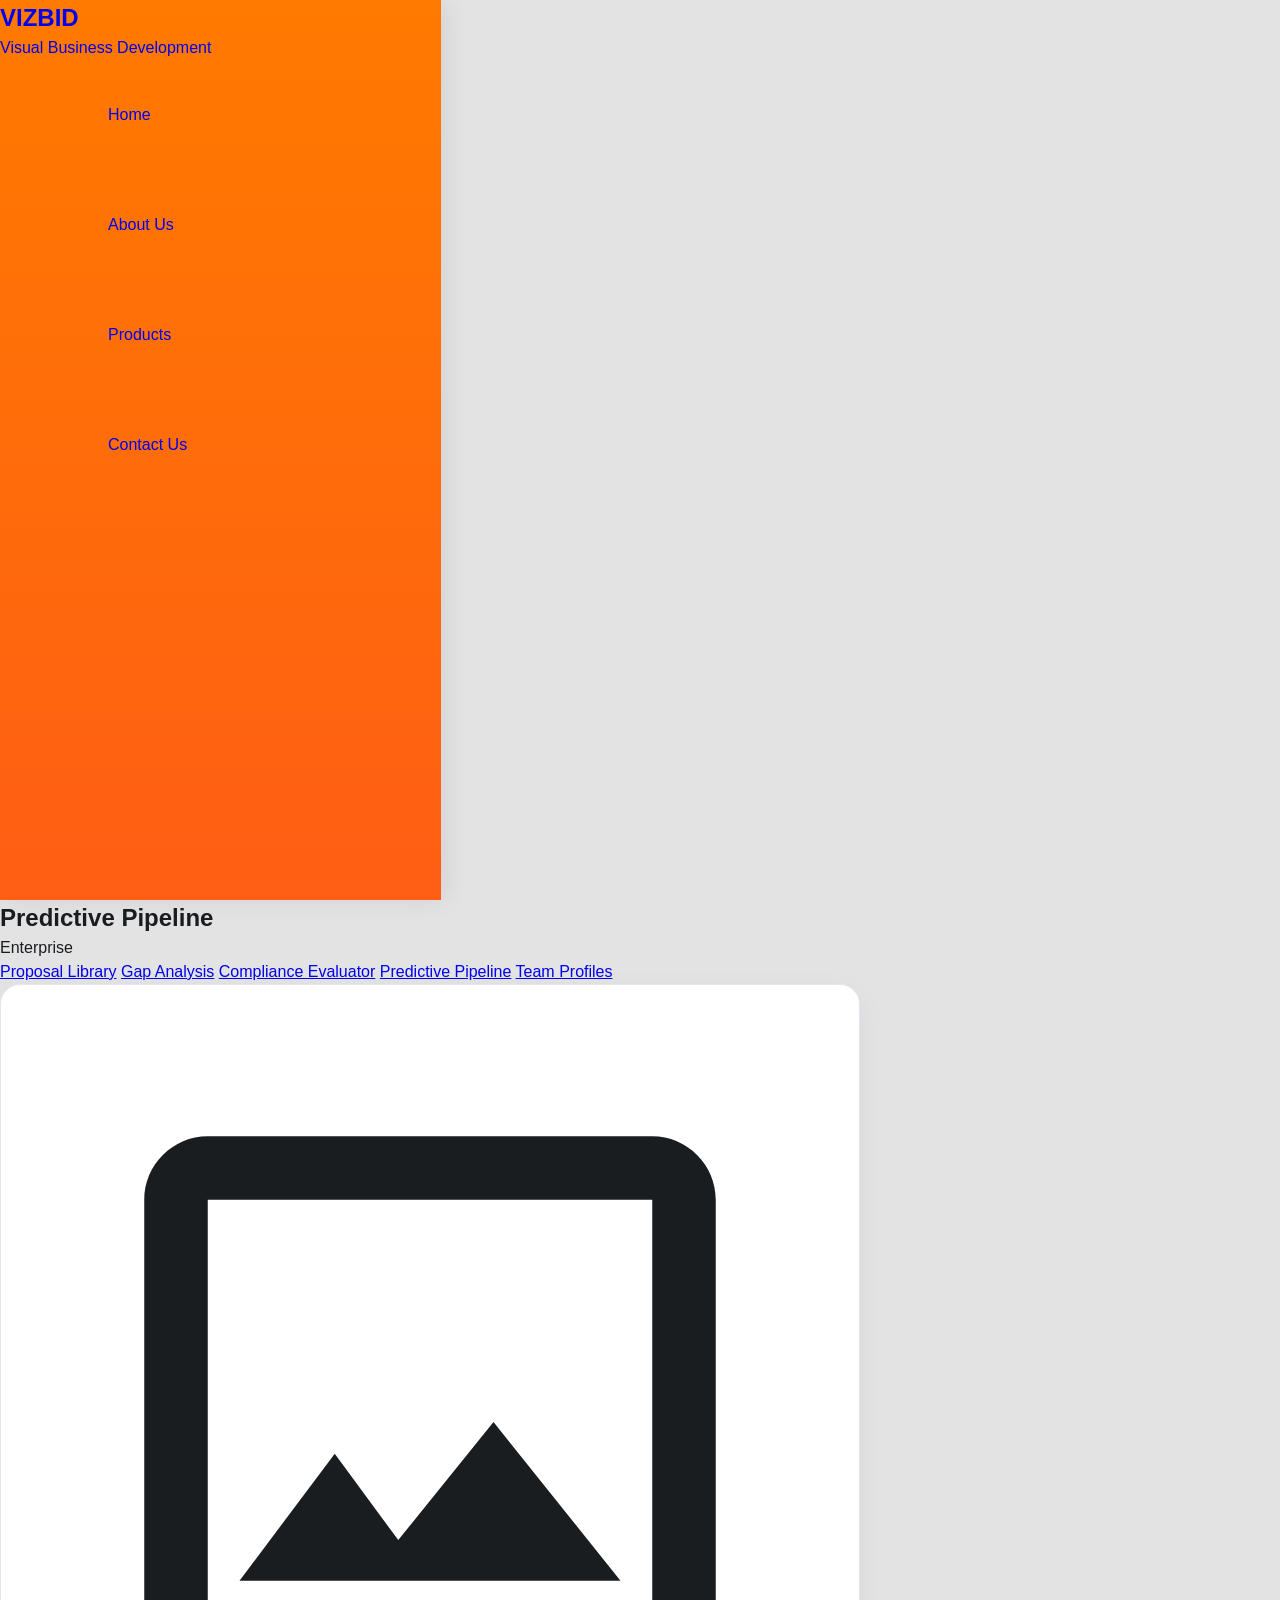
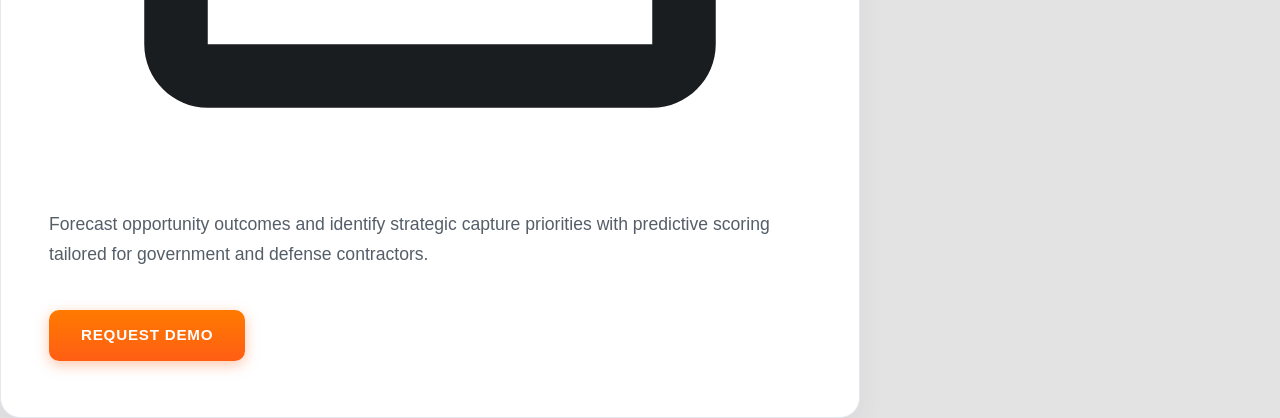
<file: predictive-pipeline.html>
<!DOCTYPE html>
<html lang="en">
<head>
  <meta charset="UTF-8">
  <meta name="viewport" content="width=device-width, initial-scale=1.0">
  <title>Enterprise - Predictive Pipeline - VIZBID</title>
  <link rel="stylesheet" href="style.css">
</head>
<body>
  <div class="mobile-header">
    <div class="mobile-brand">VIZBID <span>// BD</span></div>
    <button class="mobile-menu-btn" onclick="toggleNav()" aria-label="Toggle Navigation">
      <span></span><span></span><span></span>
    </button>
  </div>

  <div class="app-container">
    <aside class="sidebar" id="sidebar">
      <div class="brand-wrapper">
        <a href="index.html" style="text-decoration:none;">
          <div class="brand-box">
            <h1>VIZBID</h1>
            <p>Visual Business Development</p>
          </div>
        </a>
      </div>
      <nav class="nav-links">
        <a href="index.html" class="nav-item">Home</a>
        <a href="about.html" class="nav-item">About Us</a>
        <a href="products.html" class="nav-item active">Products</a>
        <a href="contact.html" class="nav-item">Contact Us</a>
      </nav>
    </aside>

    <main class="content-wrapper">
      <header class="sub-nav-banner">
        <div class="sub-nav-header">
          <h2>Predictive Pipeline</h2>
        </div>
        <div class="sub-nav-tabs-wrapper">
          <div class="category-label">Enterprise</div>
          <nav class="sub-nav-tabs">
            <a href="enterprise-proposal-library.html" class="sub-tab">Proposal Library</a>
            <a href="enterprise-gap-analysis.html" class="sub-tab">Gap Analysis</a>
            <a href="enterprise-compliance-evaluator.html" class="sub-tab">Compliance Evaluator</a>
            <a href="enterprise-predictive-pipeline.html" class="sub-tab active">Predictive Pipeline</a>
            <a href="enterprise-team-profiles.html" class="sub-tab">Team Profiles</a>
          </nav>
        </div>
      </header>

      <section class="content-well content-well-flush">
        <div class="detail-view">
          <div class="media-placeholder">
            <svg viewBox="0 0 24 24" fill="currentColor">
              <path d="M19 3H5c-1.1 0-2 .9-2 2v14c0 1.1.9 2 2 2h14c1.1 0 2-.9 2-2V5c0-1.1-.9-2-2-2zm0 16H5V5h14v14zm-5-7l-3 3.72L9 13l-3 4h12l-4-5z"/>
            </svg>
          </div>
          <p class="lead-text">
            Forecast opportunity outcomes and identify strategic capture priorities with predictive scoring tailored for government and defense contractors.
          </p>
          <a href="request-demo.html" class="btn btn-primary">Request Demo</a>
        </div>
      </section>
    </main>
  </div>

  <script>
    function toggleNav() {
      document.getElementById('sidebar').classList.toggle('mobile-open');
    }
  </script>
</body>
</html>
</file>
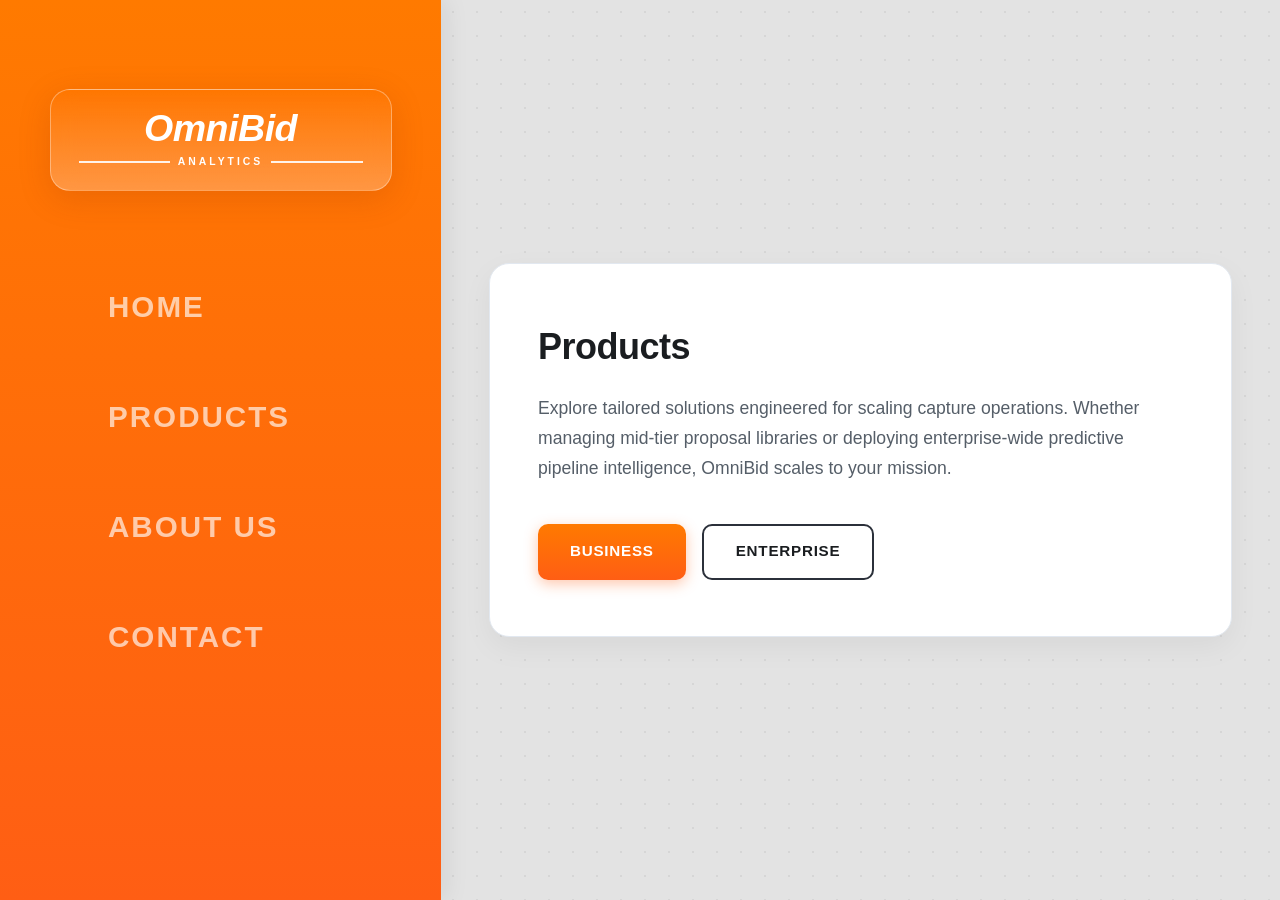
<file: products.html>
<!DOCTYPE html>
<html lang="en">
<head>
  <meta charset="UTF-8">
  <meta name="viewport" content="width=device-width, initial-scale=1.0">
  <title>Products - OmniBid Analytics</title>
  <link rel="stylesheet" href="style.css">
</head>
<body>

  <header class="mobile-header">
    <div class="mobile-brand">
      <span class="brand-name">OmniBid</span>
      <span class="brand-sub">ANALYTICS</span>
    </div>
    <button class="mobile-menu-btn" onclick="toggleNav()" aria-label="Toggle Navigation">
      <span></span><span></span><span></span>
    </button>
  </header>

  <div class="app-layout">
    <aside class="sidebar" id="sidebar">
      
      <div class="brand-container">
        <a href="index.html" class="glass-logo-box">
          <div class="logo-inner">
            <span class="logo-title">OmniBid</span>
            <div class="logo-divider-row">
              <span class="logo-line"></span>
              <span class="logo-sub">ANALYTICS</span>
              <span class="logo-line"></span>
            </div>
          </div>
        </a>
      </div>

      <nav class="sidebar-nav">
        <a href="index.html" class="nav-item">
          <span class="nav-label">HOME</span>
        </a>
        <a href="products.html" class="nav-item">
          <span class="nav-label">PRODUCTS</span>
        </a>
        <a href="about.html" class="nav-item">
          <span class="nav-label">ABOUT US</span>
        </a>
        <a href="contact.html" class="nav-item">
          <span class="nav-label">CONTACT</span>
        </a>
      </nav>
    </aside>

    <main class="main-canvas">
      <section class="content-well">
        <h1 class="page-title">Products</h1>
        <p class="lead-text">
          Explore tailored solutions engineered for scaling capture operations. Whether managing mid-tier proposal libraries or deploying enterprise-wide predictive pipeline intelligence, OmniBid scales to your mission.
        </p>
        <div class="btn-group">
          <a href="business.html" class="btn btn-primary">Business</a>
          <a href="enterprise.html" class="btn btn-secondary">Enterprise</a>
        </div>
      </section>
    </main>
  </div>

  <script>
    function toggleNav() {
      document.getElementById('sidebar').classList.toggle('mobile-open');
    }
  </script>
</body>
</html>
</file>
<file: style.css>
/* ==========================================================================
   OmniBid Analytics - Master Design System & Core Stylesheet
   ========================================================================== */

:root {
  /* Brand Primary Palette (Fiery Orange Gradient) */
  --primary-orange-top: #FF7A00;
  --primary-orange-bot: #FF5E14;
  --orange-accent-dark: #8E2D01;
  
  /* Neutrals & Enterprise Theme */
  --charcoal-dark: #1A1D20;
  --charcoal-med: #2B303A;
  --charcoal-light: #4A505C;
  --canvas-bg: #E3E3E3;
  --content-well-white: #FFFFFF;
  --text-primary: #1A1D20;
  --text-muted: #555E68;
  --border-subtle: #E2E8F0;
  
  /* Grid & Spacing Dimensions */
  --sidebar-width: 441px;
  --font-main: -apple-system, BlinkMacSystemFont, "Segoe UI", Roboto, "Helvetica Neue", Arial, sans-serif;
  
  /* Aero Glass Tokens */
  --glass-bg: linear-gradient(180deg, rgba(255, 255, 255, 0.0) 0%, rgba(255, 255, 255, 0.25) 100%);
  --glass-border: rgba(255, 255, 255, 0.35);
  --glass-shadow: 0 8px 32px 0 rgba(142, 45, 1, 0.18);
}

/* Base Reset */
* {
  box-sizing: border-box;
  margin: 0;
  padding: 0;
}

body {
  font-family: var(--font-main);
  background-color: var(--canvas-bg);
  color: var(--text-primary);
  line-height: 1.5;
  min-height: 100vh;
  overflow-x: hidden;
}

/* ==========================================================================
   Split Landing Layout Architecture
   ========================================================================== */
.app-layout {
  display: flex;
  min-height: 100vh;
  width: 100vw;
}

/* Gradient Sidebar (441px fixed width from SVG) */
.sidebar {
  width: var(--sidebar-width);
  background: linear-gradient(180deg, var(--primary-orange-top) 0%, var(--primary-orange-bot) 100%);
  display: flex;
  flex-direction: column;
  flex-shrink: 0;
  min-height: 100vh;
  position: relative;
  z-index: 10;
  box-shadow: 4px 0 24px rgba(0, 0, 0, 0.08);
}

/* Aero Glass Logo Container (342px x 102px, rx:20px) */
.brand-container {
  padding: 89px 43px 45px 43px;
  display: flex;
  justify-content: center;
}

.glass-logo-box {
  width: 100%;
  max-width: 342px;
  height: 102px;
  background: var(--glass-bg);
  border-radius: 20px;
  border: 1px solid var(--glass-border);
  backdrop-filter: blur(12px);
  -webkit-backdrop-filter: blur(12px);
  display: flex;
  align-items: center;
  justify-content: center;
  padding: 1rem 1.75rem;
  text-decoration: none;
  box-shadow: var(--glass-shadow);
  transition: transform 0.2s ease, box-shadow 0.2s ease;
}

.glass-logo-box:hover {
  transform: translateY(-2px);
  box-shadow: 0 12px 36px 0 rgba(142, 45, 1, 0.28);
}

.logo-inner {
  display: flex;
  flex-direction: column;
  align-items: center;
  justify-content: center;
  width: 100%;
}

.logo-title {
  color: #FFFFFF;
  font-size: 2.35rem;
  font-weight: 800;
  font-style: italic;
  letter-spacing: -0.5px;
  line-height: 1;
}

.logo-divider-row {
  display: flex;
  align-items: center;
  gap: 8px;
  width: 100%;
  margin-top: 6px;
}

.logo-line {
  flex: 1;
  height: 1.5px;
  background-color: #FFFFFF;
  opacity: 0.9;
}

.logo-sub {
  color: #FFFFFF;
  font-size: 0.65rem;
  font-weight: 700;
  letter-spacing: 3px;
  text-transform: uppercase;
}

/* Vertical Sidebar Navigation */
.sidebar-nav {
  display: flex;
  flex-direction: column;
  width: 100%;
  margin-top: 1rem;
}

.nav-item {
  display: flex;
  align-items: center;
  padding-left: 108px;
  text-decoration: none;
  height: 110px;
  width: 100%;
  position: relative;
  background: transparent;
  isolation: isolate;
  transition: background-color 0.2s ease;
}

/* Glass Hover Box Background */
.nav-item::before {
  content: "";
  position: absolute;
  inset: 0;
  background: var(--glass-bg);
  border-top: 1px solid var(--glass-border);
  border-bottom: 1px solid var(--glass-border);
  backdrop-filter: blur(12px);
  -webkit-backdrop-filter: blur(12px);
  box-shadow: inset 0 1px 0 rgba(255, 255, 255, 0.2), 0 4px 20px rgba(142, 45, 1, 0.15);
  opacity: 0;
  transition: opacity 0.25s ease;
  z-index: -1;
  pointer-events: none;
}

.nav-label {
  font-size: 1.85rem;
  font-weight: 800;
  letter-spacing: 2px;
  color: rgba(255, 255, 255, 0.65);
  text-transform: uppercase;
  transition: color 0.2s ease, transform 0.2s ease, text-shadow 0.2s ease;
}

/* Hover States */
.nav-item:hover::before {
  opacity: 1;
}

.nav-item:hover .nav-label {
  color: #FFFFFF;
  text-shadow: 0 2px 12px rgba(0, 0, 0, 0.15);
}

/* Right Main Canvas Well */
.main-canvas {
  flex: 1;
  background-color: var(--canvas-bg);
  background-image: radial-gradient(rgba(0, 0, 0, 0.06) 1px, transparent 0);
  background-size: 24px 24px;
  display: flex;
  align-items: center;
  justify-content: center;
  padding: 3rem;
  min-height: 100vh;
}

.canvas-image-container {
  width: 100%;
  max-width: 860px;
  aspect-ratio: 16 / 10;
  display: flex;
  align-items: center;
  justify-content: center;
}

.placeholder-graphic {
  width: 45%;
  height: 45%;
  color: #CBD5E1;
  opacity: 0.8;
}

/* ==========================================================================
   Mobile Responsive Shell
   ========================================================================== */
.mobile-header {
  display: none;
  background: linear-gradient(90deg, var(--primary-orange-top) 0%, var(--primary-orange-bot) 100%);
  padding: 1rem 1.5rem;
  justify-content: space-between;
  align-items: center;
  position: sticky;
  top: 0;
  z-index: 100;
  box-shadow: 0 2px 10px rgba(0, 0, 0, 0.1);
}

.mobile-brand {
  display: flex;
  align-items: baseline;
  gap: 6px;
  color: #FFFFFF;
}

.mobile-brand .brand-name {
  font-size: 1.4rem;
  font-weight: 800;
  font-style: italic;
}

.mobile-brand .brand-sub {
  font-size: 0.6rem;
  letter-spacing: 2px;
  font-weight: 700;
}

.mobile-menu-btn {
  background: none;
  border: none;
  cursor: pointer;
  display: flex;
  flex-direction: column;
  gap: 5px;
}

.mobile-menu-btn span {
  display: block;
  width: 24px;
  height: 2px;
  background: #FFFFFF;
}

@media (max-width: 1024px) {
  :root {
    --sidebar-width: 340px;
  }
  .nav-item {
    padding-left: 60px;
    height: 90px;
  }
  .nav-label {
    font-size: 1.5rem;
  }
  .brand-container {
    padding: 50px 24px 30px 24px;
  }
}

@media (max-width: 820px) {
  .app-layout {
    flex-direction: column;
  }
  
  .mobile-header {
    display: flex;
  }

  .sidebar {
    width: 100%;
    min-height: auto;
    display: none;
  }

  .sidebar.mobile-open {
    display: flex;
  }

  .brand-container {
    display: none;
  }

  .nav-item {
    height: 64px;
    padding-left: 2rem;
  }

  .nav-label {
    font-size: 1.2rem;
  }

  .main-canvas {
    padding: 2rem 1rem;
    min-height: calc(100vh - 60px);
  }
}

/* ==========================================================================
   Inner Content Card & Buttons
   ========================================================================== */
.content-well {
  background: var(--content-well-white);
  border-radius: 20px;
  padding: 3.5rem 3rem;
  max-width: 860px;
  width: 100%;
  box-shadow: 0 10px 30px rgba(0, 0, 0, 0.05);
  border: 1px solid var(--border-subtle);
}

.page-title {
  font-size: 2.25rem;
  font-weight: 800;
  color: var(--charcoal-dark);
  margin-bottom: 1.25rem;
  letter-spacing: -0.5px;
}

.lead-text {
  font-size: 1.1rem;
  color: var(--text-muted);
  line-height: 1.7;
  margin-bottom: 2.5rem;
}

.btn-group {
  display: flex;
  gap: 1rem;
  flex-wrap: wrap;
}

.btn {
  display: inline-flex;
  align-items: center;
  justify-content: center;
  padding: 0.9rem 2rem;
  font-size: 0.95rem;
  font-weight: 700;
  letter-spacing: 0.05em;
  text-transform: uppercase;
  border-radius: 10px;
  text-decoration: none;
  transition: all 0.2s ease;
  cursor: pointer;
}

.btn-primary {
  background: linear-gradient(180deg, var(--primary-orange-top) 0%, var(--primary-orange-bot) 100%);
  color: #FFFFFF;
  border: none;
  box-shadow: 0 4px 14px rgba(255, 94, 20, 0.35);
}

.btn-primary:hover {
  transform: translateY(-2px);
  box-shadow: 0 6px 20px rgba(255, 94, 20, 0.45);
}

.btn-secondary {
  background: transparent;
  color: var(--charcoal-dark);
  border: 2px solid var(--charcoal-med);
}

.btn-secondary:hover {
  background: var(--charcoal-dark);
  color: #FFFFFF;
  transform: translateY(-2px);
}

@media (max-width: 820px) {
  .content-well {
    padding: 2rem 1.5rem;
  }

  .page-title {
    font-size: 1.75rem;
  }

  .lead-text {
    font-size: 1rem;
  }

  .btn {
    width: 100%;
  }
}

/* ==========================================================================
   Contact Form & Feedback States
   ========================================================================== */
.form-group-row {
  display: grid;
  grid-template-columns: 1fr 1fr;
  gap: 1.25rem;
}

.form-group {
  display: flex;
  flex-direction: column;
  margin-bottom: 1.25rem;
}

.form-label {
  font-size: 0.85rem;
  font-weight: 700;
  text-transform: uppercase;
  letter-spacing: 0.05em;
  color: var(--charcoal-med);
  margin-bottom: 0.5rem;
}

.form-control {
  width: 100%;
  padding: 0.85rem 1rem;
  font-size: 1rem;
  font-family: inherit;
  color: var(--charcoal-dark);
  background: #F8FAFC;
  border: 1.5px solid var(--border-subtle);
  border-radius: 8px;
  outline: none;
  transition: border-color 0.2s ease, box-shadow 0.2s ease, background-color 0.2s ease;
}

.form-control:focus {
  background: #FFFFFF;
  border-color: var(--primary-orange-top);
  box-shadow: 0 0 0 3px rgba(255, 122, 0, 0.15);
}

textarea.form-control {
  resize: vertical;
  min-height: 120px;
}

.form-action-row {
  margin-top: 1.5rem;
}

/* Success State Screen */
.state-message-sent {
  display: none;
  text-align: center;
  padding: 2rem 1rem;
}

.state-message-sent.active {
  display: flex;
  flex-direction: column;
  align-items: center;
}

.success-icon-wrap {
  display: inline-flex;
  align-items: center;
  justify-content: center;
  width: 72px;
  height: 72px;
  border-radius: 50%;
  background: rgba(255, 94, 20, 0.1);
  color: var(--primary-orange-bot);
  margin-bottom: 1.5rem;
}

@media (max-width: 600px) {
  .form-group-row {
    grid-template-columns: 1fr;
    gap: 0;
  }
}

/* ==========================================================================
   About Page Feature Cards
   ========================================================================== */
.about-grid {
  display: grid;
  grid-template-columns: repeat(3, 1fr);
  gap: 1.25rem;
  margin-top: 2rem;
}

.about-card {
  background: #F8FAFC;
  border: 1px solid var(--border-subtle);
  border-radius: 12px;
  padding: 1.5rem;
  display: flex;
  flex-direction: column;
  transition: transform 0.2s ease, border-color 0.2s ease;
}

.about-card:hover {
  transform: translateY(-2px);
  border-color: rgba(255, 122, 0, 0.4);
}

.about-card-icon {
  width: 48px;
  height: 48px;
  border-radius: 8px;
  background: rgba(255, 94, 20, 0.1);
  color: var(--primary-orange-bot);
  display: flex;
  align-items: center;
  justify-content: center;
  margin-bottom: 1rem;
}

.about-card h3 {
  font-size: 1.15rem;
  font-weight: 700;
  color: var(--charcoal-dark);
  margin-bottom: 0.5rem;
}

.about-card p {
  font-size: 0.9rem;
  color: var(--text-muted);
  line-height: 1.5;
  margin: 0;
}

@media (max-width: 900px) {
  .about-grid {
    grid-template-columns: 1fr;
  }
}

/* ==========================================================================
   Product Feature Page Layout (Compliance Evaluator Template)
   ========================================================================== */
.feature-page-body {
  background-color: #FFFFFF;
  color: #1A1D20;
  display: flex;
  flex-direction: column;
  min-height: 100vh;
}

/* Feature Header */
.feature-header {
  position: sticky;
  top: 0;
  z-index: 1000;
  box-shadow: 0 4px 16px rgba(0, 0, 0, 0.12);
}

/* Primary Top Bar (Orange Gradient) */
.header-main-bar {
  background: linear-gradient(90deg, var(--primary-orange-top) 0%, var(--primary-orange-bot) 100%);
  height: 64px;
  display: flex;
  align-items: center;
  justify-content: space-between;
  padding: 0 48px;
  position: relative;
}

.brand-link {
  text-decoration: none;
  display: inline-flex;
  align-items: center;
}

.brand-logo-text {
  color: #FFFFFF;
  font-size: 2.2rem;
  font-weight: 800;
  font-style: italic;
  letter-spacing: -0.5px;
}

/* Right-aligned Primary Nav */
.header-main-nav {
  display: flex;
  align-items: center;
  gap: 36px;
  margin-left: auto;
}

.top-nav-item {
  color: rgba(255, 255, 255, 0.85);
  text-decoration: none;
  font-size: 0.95rem;
  font-weight: 800;
  letter-spacing: 0.08em;
  transition: color 0.2s ease;
}

.top-nav-item:hover {
  color: #FFFFFF;
}

/* Feature Page Mobile Toggle: Hidden on Desktop */
.feature-mobile-toggle {
  display: none;
  background: none;
  border: none;
  cursor: pointer;
  flex-direction: column;
  gap: 5px;
  padding: 4px;
}

.feature-mobile-toggle span {
  display: block;
  width: 24px;
  height: 2px;
  background: #FFFFFF;
}

/* Secondary Sub-Nav Ribbon (Dark Charcoal Theme) */
.subnav-ribbon {
  background-color: var(--charcoal-med);
  border-top: 1px solid rgba(255, 255, 255, 0.08);
}

.subnav-grid {
  display: grid;
  grid-template-columns: 200px 1fr 200px;
  align-items: center;
  height: 48px;
  padding: 0 48px;
}

/* Left: Enterprise Badge under Logo */
.subnav-left {
  display: flex;
  align-items: center;
}

.subnav-tier-badge {
  color: #FFFFFF;
  font-size: 0.95rem;
  font-weight: 800;
  letter-spacing: 0.12em;
  text-decoration: none;
  transition: opacity 0.2s ease;
}

.subnav-tier-badge:hover {
  opacity: 0.85;
}

/* Center: Secondary Nav Links */
.subnav-center-links {
  display: flex;
  justify-content: center;
  align-items: center;
  gap: 20px;
}

.subnav-link {
  color: rgba(255, 255, 255, 0.65);
  text-decoration: none;
  font-size: 0.75rem;
  font-weight: 800;
  letter-spacing: 0.06em;
  padding: 6px 12px;
  border-radius: 6px;
  white-space: nowrap;
  transition: all 0.2s ease;
}

.subnav-link:hover {
  color: #FFFFFF;
  background: rgba(255, 255, 255, 0.08);
}

.subnav-link.active {
  color: #FFFFFF;
  background: rgba(255, 255, 255, 0.16);
  box-shadow: inset 0 1px 0 rgba(255, 255, 255, 0.2);
}

.subnav-right-spacer {
  display: block;
}

/* Feature Hero Media */
.feature-hero-media {
  background-color: #E2E8F0;
  width: 100%;
  display: flex;
  justify-content: center;
  align-items: center;
  padding: 40px 20px;
  min-height: 380px;
}

.hero-placeholder-card {
  width: 100%;
  max-width: 900px;
  height: 320px;
  display: flex;
  justify-content: center;
  align-items: center;
}

.placeholder-icon {
  width: 160px;
  height: 160px;
  color: #CBD5E1;
}

/* Feature Content Container */
.feature-container {
  flex: 1;
  width: 100%;
}

.feature-content-wrap {
  max-width: 1080px;
  margin: 0 auto;
  padding: 60px 30px;
}

/* Headline Row */
.feature-headline-row {
  display: flex;
  justify-content: space-between;
  align-items: flex-end;
  margin-bottom: 2.5rem;
  gap: 20px;
}

.title-stack {
  display: flex;
  flex-direction: column;
}

.feature-title-orange {
  font-size: 3.5rem;
  font-weight: 900;
  color: #FF5E14;
  line-height: 0.95;
  letter-spacing: -0.02em;
  text-shadow: 0 4px 12px rgba(255, 94, 20, 0.15);
}

.tagline-stack {
  text-align: right;
  padding-bottom: 8px;
}

.tagline-text {
  font-size: 1.85rem;
  font-weight: 600;
  color: #555E68;
  line-height: 1.25;
  margin: 0;
}

/* Intro Paragraph */
.feature-intro-text {
  font-size: 0.95rem;
  line-height: 1.7;
  color: #333333;
  text-align: justify;
  margin-bottom: 3.5rem;
}

/* 3-Card Orange Grid */
.feature-card-grid {
  display: grid;
  grid-template-columns: repeat(3, 1fr);
  gap: 24px;
  margin-bottom: 5rem;
}

.feature-card-orange {
  background: linear-gradient(180deg, #FF7A00 0%, #FF5E14 100%);
  border-radius: 20px;
  padding: 2.5rem 1.75rem;
  color: #FFFFFF;
  display: flex;
  flex-direction: column;
  box-shadow: 0 8px 24px rgba(255, 94, 20, 0.25);
  transition: transform 0.25s ease, box-shadow 0.25s ease;
}

.feature-card-orange:hover {
  transform: translateY(-4px);
  box-shadow: 0 12px 30px rgba(255, 94, 20, 0.35);
}

.card-title {
  font-size: 1.4rem;
  font-weight: 800;
  text-align: center;
  line-height: 1.25;
  margin-bottom: 1.5rem;
  color: #FFFFFF;
}

.card-text {
  font-size: 0.85rem;
  line-height: 1.55;
  color: rgba(255, 255, 255, 0.95);
  text-align: justify;
}

.card-text strong {
  color: #FFFFFF;
}

/* Split Section */
.feature-split-section {
  display: grid;
  grid-template-columns: 1fr 1fr;
  gap: 40px;
  align-items: center;
  margin-bottom: 4.5rem;
}

.split-sub-title {
  font-size: 1.35rem;
  font-weight: 800;
  color: #333333;
  margin-bottom: 4px;
}

.split-main-title {
  font-size: 1.25rem;
  font-weight: 600;
  color: #64748B;
  margin-bottom: 1rem;
}

.split-description {
  font-size: 0.85rem;
  line-height: 1.6;
  color: #333333;
  text-align: justify;
}

.secondary-media-placeholder {
  background-color: #E2E8F0;
  border-radius: 12px;
  height: 240px;
  display: flex;
  align-items: center;
  justify-content: center;
}

.placeholder-icon-small {
  width: 80px;
  height: 80px;
  color: #CBD5E1;
}

/* CTA Center Row */
.cta-center-row {
  display: flex;
  justify-content: center;
  margin-bottom: 3rem;
}

.btn-demo-cta {
  background: linear-gradient(180deg, #FF7A00 0%, #FF5E14 100%);
  color: #FFFFFF;
  font-size: 1.35rem;
  font-weight: 800;
  text-decoration: none;
  padding: 1rem 3.5rem;
  border-radius: 12px;
  box-shadow: 0 6px 20px rgba(255, 94, 20, 0.4);
  transition: transform 0.2s ease, box-shadow 0.2s ease;
}

.btn-demo-cta:hover {
  transform: translateY(-2px);
  box-shadow: 0 10px 28px rgba(255, 94, 20, 0.5);
}

/* Feature Footer */
.feature-footer {
  border-top: 1px solid #F1F5F9;
  padding: 2.5rem 20px;
  text-align: center;
  background-color: #FFFFFF;
}

.feature-footer p {
  font-size: 0.8rem;
  color: #333333;
  letter-spacing: 0.02em;
}

/* Feature Responsive Overrides */
@media (max-width: 1024px) {
  .feature-title-orange {
    font-size: 2.75rem;
  }
  .tagline-text {
    font-size: 1.4rem;
  }
  .header-main-bar,
  .subnav-grid {
    padding: 0 24px;
  }
  .subnav-grid {
    grid-template-columns: 140px 1fr auto;
  }
  .subnav-center-links {
    gap: 8px;
  }
  .subnav-link {
    font-size: 0.68rem;
    padding: 5px 8px;
  }
}

@media (max-width: 820px) {
  .feature-mobile-toggle {
    display: flex;
  }

  .header-main-nav {
    display: none;
    position: absolute;
    top: 64px;
    left: 0;
    width: 100%;
    background: var(--primary-orange-bot);
    flex-direction: column;
    padding: 20px;
    gap: 16px;
    z-index: 1001;
  }

  .header-main-nav.mobile-open {
    display: flex;
  }

  .subnav-ribbon {
    display: none;
  }

  .subnav-ribbon.mobile-open {
    display: block;
  }

  .subnav-grid {
    display: flex;
    flex-direction: column;
    height: auto;
    padding: 16px 20px;
    gap: 12px;
  }

  .subnav-center-links {
    flex-direction: column;
    width: 100%;
    gap: 6px;
  }

  .subnav-link {
    width: 100%;
    text-align: center;
    padding: 8px;
  }

  .subnav-right-spacer {
    display: none;
  }

  .feature-headline-row {
    flex-direction: column;
    align-items: flex-start;
    gap: 12px;
  }

  .tagline-stack {
    text-align: left;
  }

  .feature-card-grid {
    grid-template-columns: 1fr;
    gap: 20px;
  }

  .feature-split-section {
    grid-template-columns: 1fr;
    gap: 24px;
  }
}

/* ==========================================================================
   OmniBid Enterprise / Business Tier Styles
   ========================================================================== */

/* Sub-Navigation in Sidebar */
.sub-nav-group {
  display: flex;
  flex-direction: column;
  width: 100%;
}

.sub-nav-item {
  display: flex;
  align-items: center;
  justify-content: center;
  height: 64px;
  width: 100%;
  text-decoration: none;
  background: transparent;
  border-top: 1px solid rgba(255, 255, 255, 0.28);
  border-bottom: 1px solid rgba(255, 255, 255, 0.28);
  position: relative;
  isolation: isolate;
  transition: all 0.2s ease;
}

.sub-nav-item + .sub-nav-item {
  border-top: none;
}

.sub-nav-item::before {
  content: "";
  position: absolute;
  inset: 0;
  background: var(--glass-bg);
  backdrop-filter: blur(10px);
  -webkit-backdrop-filter: blur(10px);
  opacity: 0;
  transition: opacity 0.2s ease;
  z-index: -1;
}

.sub-nav-label {
  font-size: 1.45rem;
  font-weight: 800;
  letter-spacing: 2px;
  color: rgba(255, 255, 255, 0.75);
  text-transform: uppercase;
  transition: color 0.2s ease, text-shadow 0.2s ease;
}

.sub-nav-item:hover::before,
.sub-nav-item.active::before {
  opacity: 1;
}

.sub-nav-item:hover .sub-nav-label,
.sub-nav-item.active .sub-nav-label {
  color: #FFFFFF;
  text-shadow: 0 2px 10px rgba(0, 0, 0, 0.2);
}

.sub-nav-item.active {
  background-color: rgba(255, 255, 255, 0.08);
}

/* Tier Canvas Structure */
.tier-canvas {
  flex: 1;
  display: flex;
  flex-direction: column;
  background-color: #FFFFFF;
  min-height: 100vh;
}

/* Dark Top Banner */
.tier-header-banner {
  background-color: #2B303A;
  height: 200px;
  display: flex;
  align-items: center;
  justify-content: center;
  width: 100%;
  box-shadow: 0 4px 16px rgba(0, 0, 0, 0.15);
}

.tier-banner-title {
  color: #FFFFFF;
  font-size: 3.8rem;
  font-weight: 400;
  letter-spacing: 4px;
  text-align: center;
  margin: 0;
  text-transform: uppercase;
}

/* Content Container */
.tier-content-body {
  flex: 1;
  max-width: 1100px;
  margin: 0 auto;
  padding: 50px 30px 80px 30px;
  display: flex;
  flex-direction: column;
  align-items: center;
  width: 100%;
}

.tier-lead-text {
  font-size: 1.05rem;
  line-height: 1.65;
  color: #333333;
  text-align: center;
  max-width: 820px;
  margin-bottom: 50px;
}

/* Aero Glass Cards Container */
.aero-cards-container {
  display: flex;
  flex-direction: column;
  gap: 30px;
  width: 100%;
  align-items: center;
}

.aero-cards-row {
  display: grid;
  gap: 28px;
  width: 100%;
  justify-content: center;
}

.aero-cards-row.row-3 {
  grid-template-columns: repeat(3, 1fr);
  max-width: 960px;
}

.aero-cards-row.row-2 {
  grid-template-columns: repeat(2, 1fr);
  max-width: 630px;
}

/* Aero Glass Skeuomorphic Card */
.aero-glass-card {
  position: relative;
  text-decoration: none;
  background: linear-gradient(160deg, rgba(255, 122, 0, 0.95) 0%, rgba(255, 94, 20, 0.98) 100%);
  border-radius: 24px;
  padding: 32px 24px 28px 24px;
  min-height: 250px;
  display: flex;
  flex-direction: column;
  align-items: center;
  text-align: center;
  overflow: hidden;
  border: 1px solid rgba(255, 255, 255, 0.65);
  box-shadow: 
    inset 0 1.5px 1px 0 rgba(255, 255, 255, 0.8),
    inset 0 -3px 8px 0 rgba(142, 45, 1, 0.35),
    0 12px 28px rgba(255, 94, 20, 0.35),
    0 4px 12px rgba(0, 0, 0, 0.08);
  backdrop-filter: blur(16px);
  -webkit-backdrop-filter: blur(16px);
  transition: transform 0.25s cubic-bezier(0.2, 0, 0, 1), box-shadow 0.25s cubic-bezier(0.2, 0, 0, 1);
}

/* Curved Gloss Sheen Overlay (Aero Pill Highlight) */
.aero-glass-shine {
  position: absolute;
  top: 0;
  left: 0;
  right: 0;
  height: 50%;
  background: linear-gradient(180deg, rgba(255, 255, 255, 0.4) 0%, rgba(255, 255, 255, 0.05) 80%, transparent 100%);
  border-radius: 24px 24px 80px 80px / 24px 24px 25px 25px;
  pointer-events: none;
  z-index: 1;
}

.aero-glass-card:hover {
  transform: translateY(-5px);
  border-color: rgba(255, 255, 255, 0.9);
  box-shadow: 
    inset 0 2px 2px 0 rgba(255, 255, 255, 0.95),
    inset 0 -3px 8px 0 rgba(142, 45, 1, 0.4),
    0 18px 36px rgba(255, 94, 20, 0.45),
    0 8px 18px rgba(0, 0, 0, 0.12);
}

.card-heading {
  font-size: 1.25rem;
  font-weight: 800;
  color: #FFFFFF;
  line-height: 1.25;
  margin-bottom: 1rem;
  text-transform: uppercase;
  letter-spacing: 0.03em;
  text-shadow: 0 1px 4px rgba(0, 0, 0, 0.25);
  position: relative;
  z-index: 2;
}

.card-desc {
  font-size: 0.8rem;
  line-height: 1.55;
  color: rgba(255, 255, 255, 0.95);
  margin: 0;
  text-shadow: 0 1px 2px rgba(0, 0, 0, 0.2);
  position: relative;
  z-index: 2;
}

/* Mobile & Tablet Adjustments */
@media (max-width: 1024px) {
  .tier-banner-title {
    font-size: 3rem;
  }
  .aero-cards-row.row-3,
  .aero-cards-row.row-2 {
    grid-template-columns: 1fr 1fr;
    max-width: 100%;
  }
  .sub-nav-label {
    font-size: 1.2rem;
  }
}

@media (max-width: 768px) {
  .tier-header-banner {
    height: 140px;
  }
  .tier-banner-title {
    font-size: 2.2rem;
    letter-spacing: 2px;
  }
  .aero-cards-row.row-3,
  .aero-cards-row.row-2 {
    grid-template-columns: 1fr;
  }
  .aero-glass-card {
    min-height: auto;
    padding: 24px 20px;
  }
}
</file>
